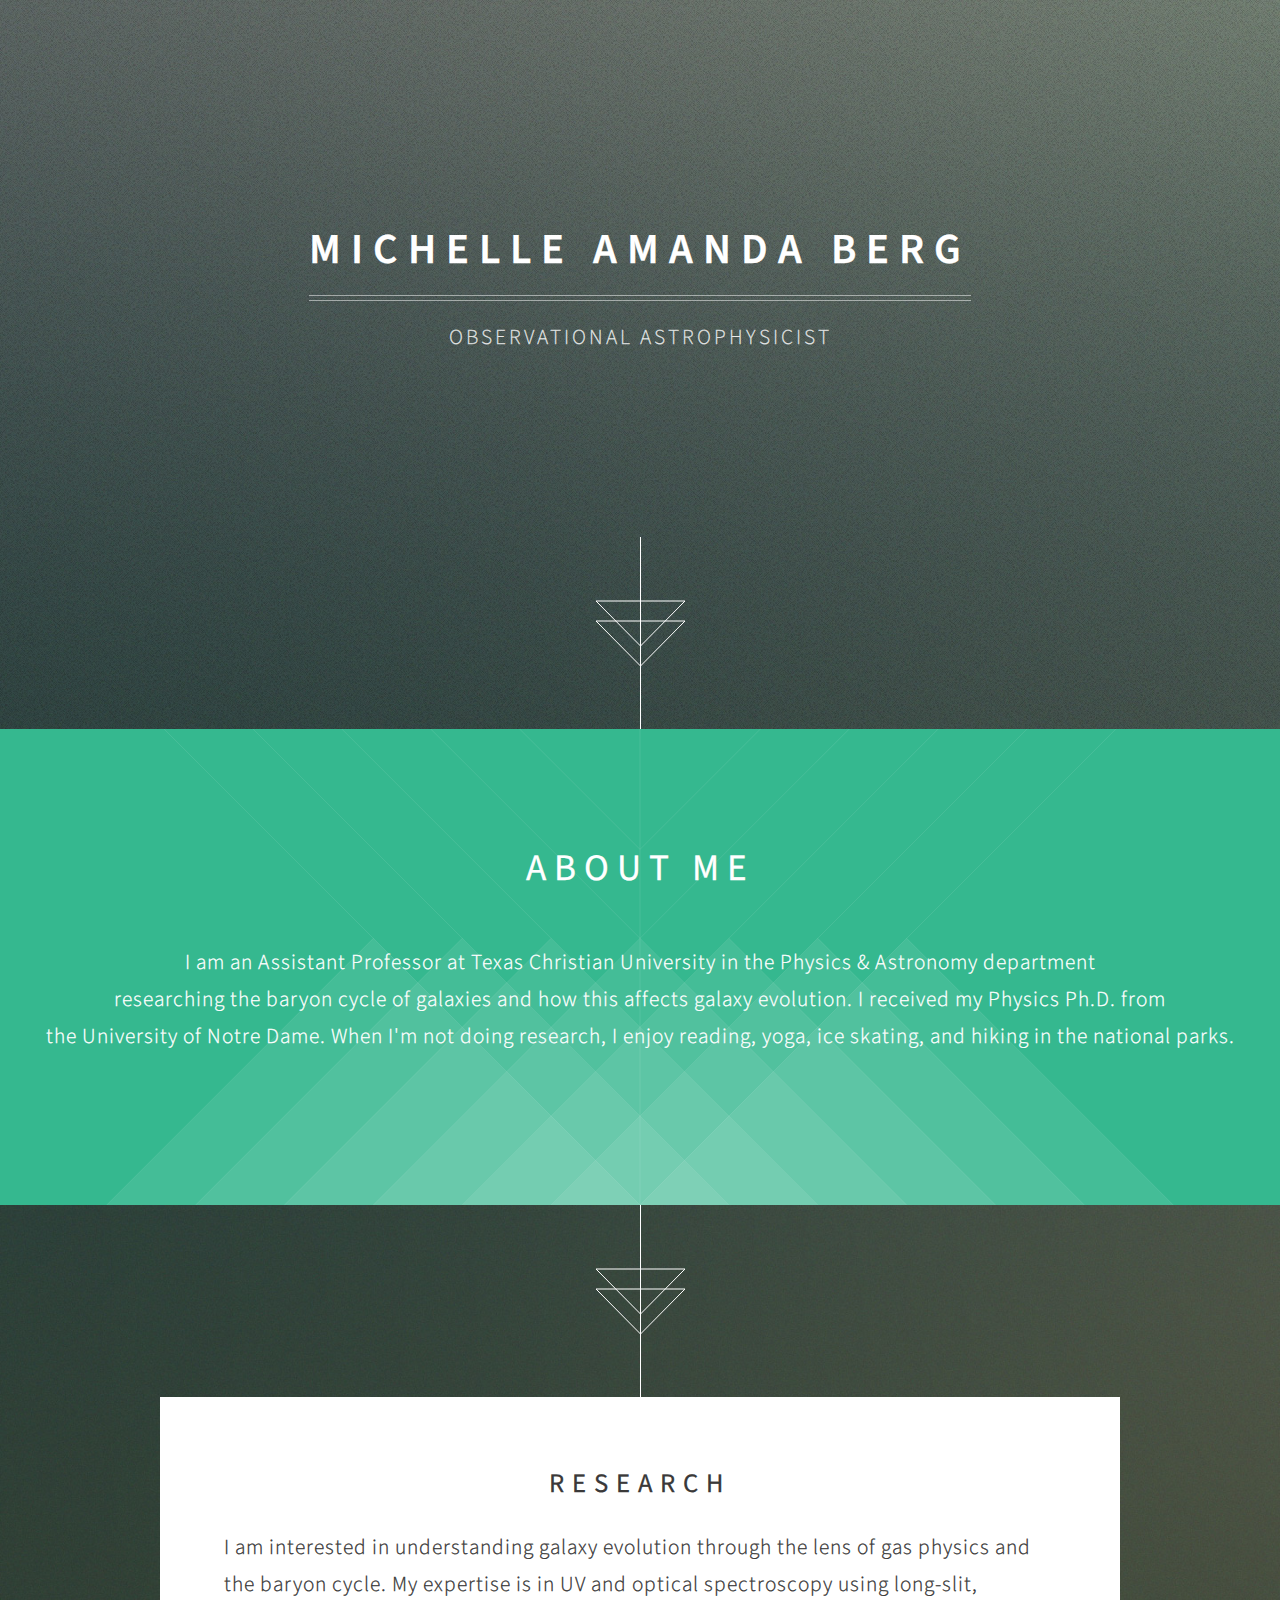
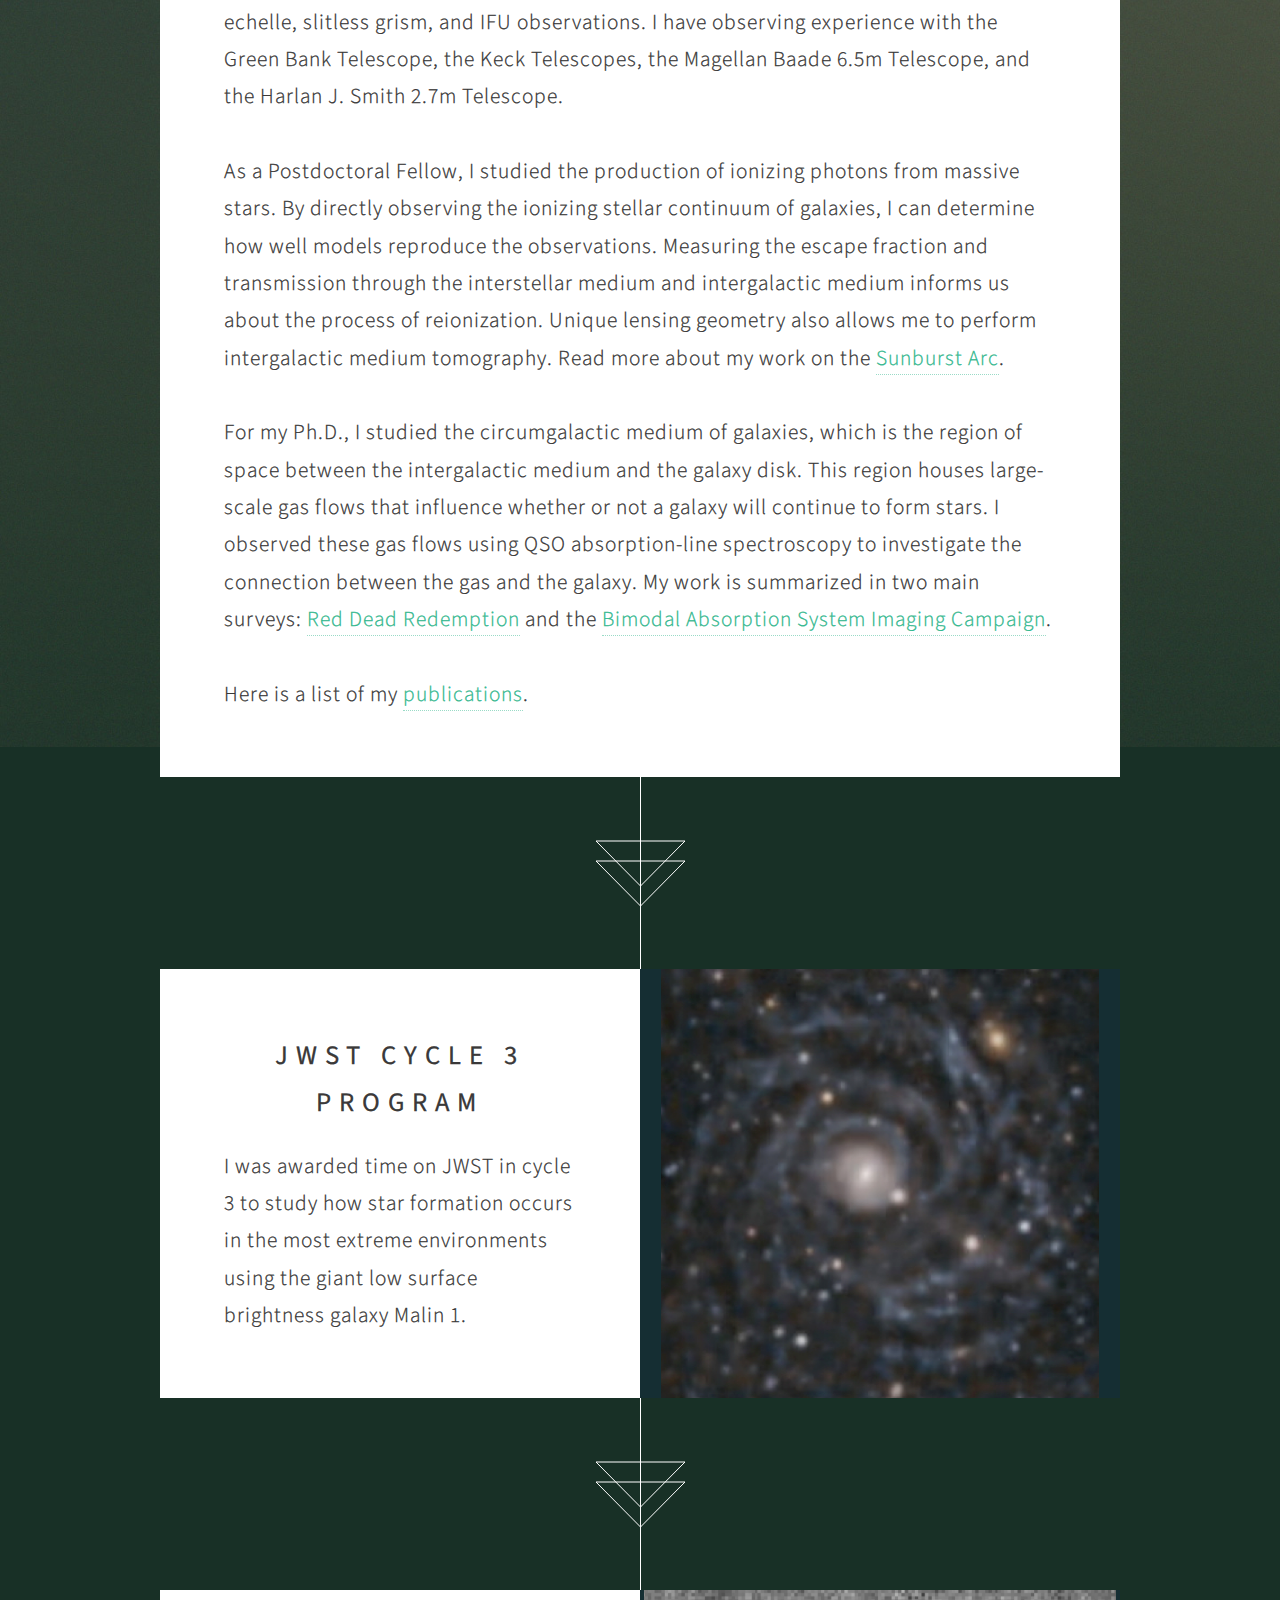
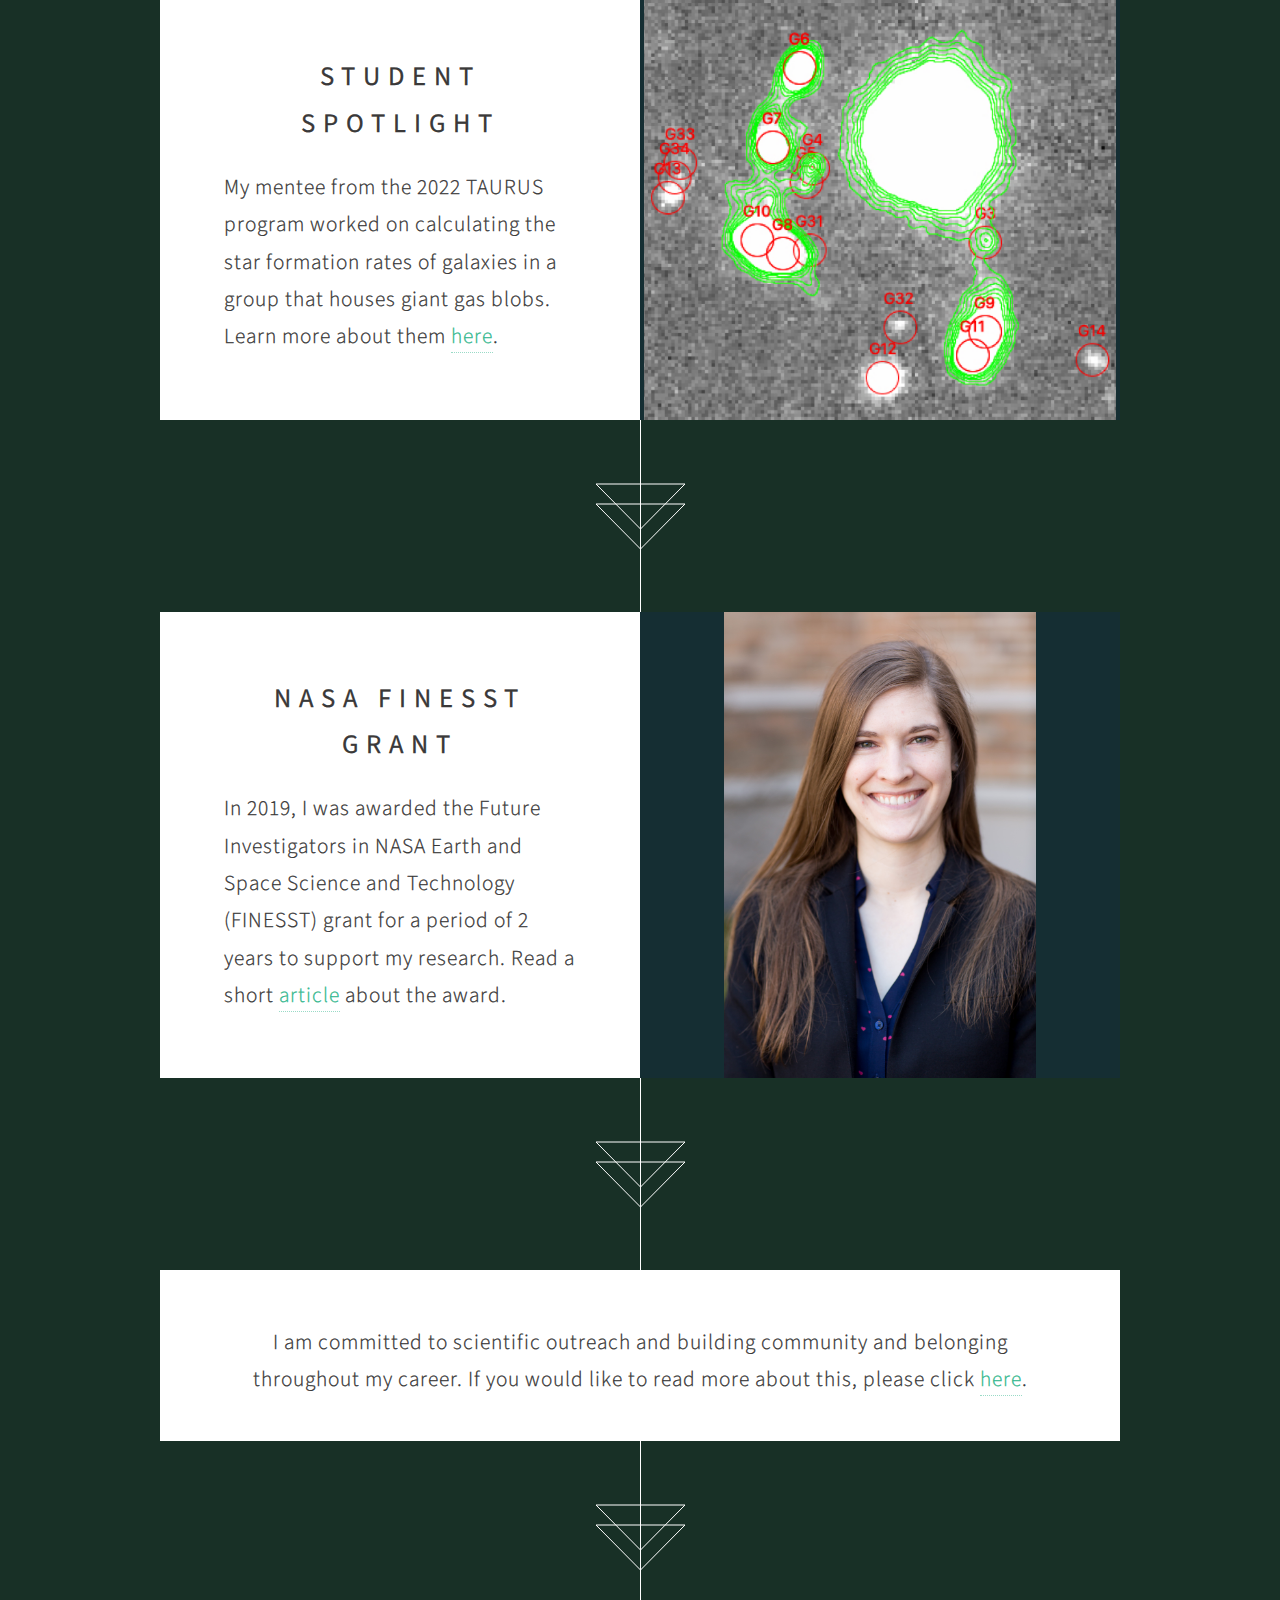
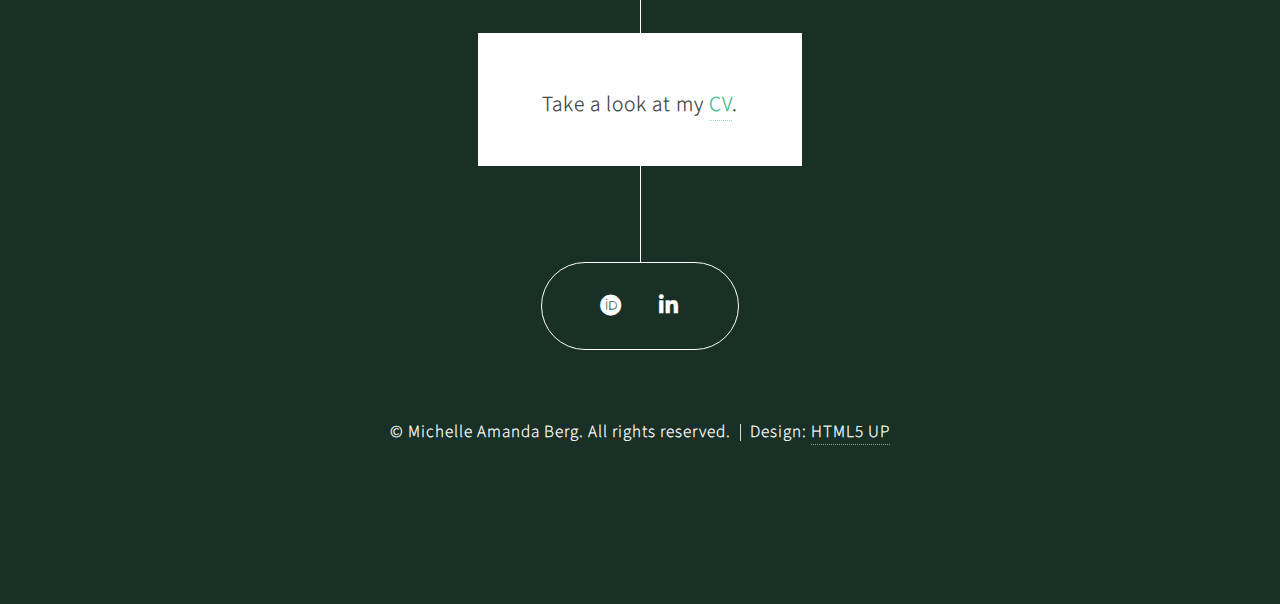
<file: index.html>
<!DOCTYPE HTML>
<!--
	Overflow by HTML5 UP
	html5up.net | @ajlkn
	Free for personal and commercial use under the CCA 3.0 license (html5up.net/license)
-->
<html>
	<head>
		<title>Michelle Berg</title>
		<meta charset="utf-8" />
		<meta name="viewport" content="width=device-width, initial-scale=1, user-scalable=no" />
		<link rel="stylesheet" href="assets/css/main.css" />
		<noscript><link rel="stylesheet" href="assets/css/noscript.css" /></noscript>
	</head>
	<body class="is-preload">

		<!-- Header -->
			<section id="header">
				<header>
					<h1>Michelle Amanda Berg</h1>
					<p>Observational Astrophysicist</p>
				</header>
				<footer>
					<!--<a href="#banner" class="button style2 scrolly-middle">Proceed as anticipated</a>-->
				</footer>
			</section>

		<!-- Banner -->
			<section id="banner">
				<header>
					<h2>About Me</h2>
				</header>
				<p>I am an Assistant Professor at Texas Christian University in the Physics & Astronomy department<br >
				   researching the baryon cycle of galaxies and how this affects galaxy evolution. I received my Physics Ph.D.
				   from<br > the University of Notre Dame. When I'm not doing research,
				   I enjoy reading, yoga, ice skating, and hiking in the national parks.<p>
				<!--<p>I am currently a Physics Ph.D. candidate at the University of Notre Dame where I study galaxy evolution.<br >
					When I'm not doing research, I enjoy reading, yoga, and hiking in the national parks.<p>-->
				<!--<p>A brand new site template designed by <a href="http://twitter.com/ajlkn">AJ</a> for <a href="http://html5up.net">HTML5 UP</a>.<br />
				It’s responsive, built on HTML5/CSS3, and entirely free<br />
				under the <a href="http://html5up.net/license">Creative Commons license</a>.</p>-->
				<footer>
					<!--<a href="#first" class="button style2 scrolly">Act on this message</a>-->
				</footer>
			</section>

		<!-- Feature 1 -->
			<article id="first" class="container box style1 right">
				<!--<a href="#" class="image fit"><img src="images/pic01.jpg" alt="" /></a>-->
				<!--<div class="inner">-->
					<header>
						<h2>Research</h2>
					</header>
					<p>I am interested in understanding galaxy evolution through the lens of gas physics and the baryon cycle. 
					   My expertise is in UV and optical spectroscopy using long-slit, echelle, slitless grism, and IFU observations.
					   I have observing experience with the Green Bank Telescope, the Keck Telescopes, the Magellan Baade 6.5m Telescope, and the Harlan J. Smith 2.7m Telescope.
					   <br >
					   <br >					
					   As a Postdoctoral Fellow, I studied the production of ionizing photons from massive stars.
					   By directly observing the ionizing stellar continuum of galaxies, I can determine how well models reproduce the observations.
					   Measuring the escape fraction and transmission through the interstellar medium and intergalactic medium informs us about the process of reionization. 
					   Unique lensing geometry also allows me to perform intergalactic medium tomography.
					   Read more about my work on the <a href="sunbursttab.html">Sunburst Arc</a>.
					   <br >
					   <br >
					   For my Ph.D., I studied the circumgalactic medium of galaxies, which is the region of space between the intergalactic medium and the galaxy disk. 
					   This region houses large-scale gas flows that influence whether or not a galaxy will continue to form stars. 
					   I observed these gas flows using QSO absorption-line spectroscopy to investigate the connection between the gas and the galaxy. 
					   My work is summarized in two main surveys: <a href="rdrtab.html">Red Dead Redemption</a> and the <a href="basictab.html">Bimodal Absorption System Imaging Campaign</a>.
					   <br >
					   <br >
					   Here is a list of my <a href="https://ui.adsabs.harvard.edu/user/libraries/koeqHAhdT8-67F8eT9mxNA">publications</a>.</p>
				<!--</div>-->
			</article>

		<!-- Feature 2 -->
			<article class="container box style1 left">
				<a class="image"><img src="figures/malin1.png" alt="" /></a>
				<div class="inner">
					<header>
						<h2>JWST Cycle 3 Program</h2>
					</header>
					<p> I was awarded time on JWST in cycle 3 to study how star formation occurs in the most extreme environments using the giant low surface brightness galaxy Malin 1.</p>
				</div>
			</article>

		<!-- Feature 3 -->
			<article class="container box style1 left">
				<a class="image"><img src="figures/pks0405-123.png" alt="" /></a>
				<div class="inner">
					<header>
						<h2>Student Spotlight</h2>
					</header>
					<p> My mentee from the 2022 TAURUS program worked on calculating the star formation rates of galaxies in a group that houses giant gas blobs.
						Learn more about them <a href="http://taurusastronomy.blogspot.com/2022/07/taurus-scholar-spotlight-ian-wolter.html">here</a>.  </p>
				</div>
			</article>

		<!-- Feature 4 -->
			<article class="container box style1 left">
				<a class="image"><img src="files/GCS_42018-1442.jpg" alt="" /></a>
				<div class="inner">
					<header>
						<h2>NASA FINESST Grant</h2>
					</header>
					<p> In 2019, I was awarded the Future Investigators in NASA Earth and Space Science and Technology (FINESST) grant for a period of 2 years to support my research.
						Read a short <a href="https://science.nd.edu/news/physics-doctoral-student-receives-nasa-grant-to-study-galaxy-evolution/">article</a> about the award.</p>
				</div>
			</article>

		<!-- Portfolio -->
			<article class="container box style2">
				<header>
					<h2></h2>
					<p>I am committed to scientific outreach and building community and belonging throughout my career.
					   If you would like to read more about this, please click <a href="deitab.html">here</a>.</p>
				</header>
			</article>

		<!-- Portfolio -->
			<article class="container box style2">
				<header>
					<h2></h2>
					<p> Take a look at my <a href="files/CV_long_website.pdf">CV</a>.</p>
				</header>
				<!--<div class="inner gallery">
					<div class="row gtr-0">
						<div class="col-3 col-12-mobile"><a href="images/fulls/01.jpg" class="image fit"><img src="images/thumbs/01.jpg" alt="" title="Ad infinitum" /></a></div>
						<div class="col-3 col-12-mobile"><a href="images/fulls/02.jpg" class="image fit"><img src="images/thumbs/02.jpg" alt="" title="Dressed in Clarity" /></a></div>
						<div class="col-3 col-12-mobile"><a href="images/fulls/03.jpg" class="image fit"><img src="images/thumbs/03.jpg" alt="" title="Raven" /></a></div>
						<div class="col-3 col-12-mobile"><a href="images/fulls/04.jpg" class="image fit"><img src="images/thumbs/04.jpg" alt="" title="I'll have a cup of Disneyland, please" /></a></div>
					</div>
					<div class="row gtr-0">
						<div class="col-3 col-12-mobile"><a href="images/fulls/05.jpg" class="image fit"><img src="images/thumbs/05.jpg" alt="" title="Cherish" /></a></div>
						<div class="col-3 col-12-mobile"><a href="images/fulls/06.jpg" class="image fit"><img src="images/thumbs/06.jpg" alt="" title="Different." /></a></div>
						<div class="col-3 col-12-mobile"><a href="images/fulls/07.jpg" class="image fit"><img src="images/thumbs/07.jpg" alt="" title="History was made here" /></a></div>
						<div class="col-3 col-12-mobile"><a href="images/fulls/08.jpg" class="image fit"><img src="images/thumbs/08.jpg" alt="" title="People come and go and walk away" /></a></div>
					</div>
				</div>-->
			</article>


		<!-- Contact -->
		<!--
			<article class="container box style3">
				<header>
					<h2>Nisl sed ultricies</h2>
					<p>Diam dignissim lectus eu ornare volutpat orci.</p>
				</header>
				<form method="post" action="#">
					<div class="row gtr-50">
						<div class="col-6 col-12-mobile"><input type="text" class="text" name="name" placeholder="Name" /></div>
						<div class="col-6 col-12-mobile"><input type="text" class="text" name="email" placeholder="Email" /></div>
						<div class="col-12">
							<textarea name="message" placeholder="Message"></textarea>
						</div>
						<div class="col-12">
							<ul class="actions">
								<li><input type="submit" value="Send Message" /></li>
							</ul>
						</div>
					</div>
				</form>
			</article>
		-->

		<!-- Generic -->
		<!--
			<article class="container box style3">
				<header>
					<h2>Generic Box</h2>
					<p>Just a generic box. Nothing to see here.</p>
				</header>
				<section>
					<header>
						<h3>Paragraph</h3>
						<p>This is a subtitle</p>
					</header>
					<p>Phasellus nisl nisl, varius id <sup>porttitor sed pellentesque</sup> ac orci. Pellentesque
					habitant <strong>strong</strong> tristique <b>bold</b> et netus <i>italic</i> malesuada <em>emphasized</em> ac turpis egestas. Morbi
					leo suscipit ut. Praesent <sub>id turpis vitae</sub> turpis pretium ultricies. Vestibulum sit
					amet risus elit.</p>
				</section>
				<section>
					<header>
						<h3>Blockquote</h3>
					</header>
					<blockquote>Fringilla nisl. Donec accumsan interdum nisi, quis tincidunt felis sagittis eget.
					tempus euismod. Vestibulum ante ipsum primis in faucibus.</blockquote>
				</section>
				<section>
					<header>
						<h3>Divider</h3>
					</header>
					<p>Donec consectetur <a href="#">vestibulum dolor et pulvinar</a>. Etiam vel felis enim, at viverra
					ligula. Ut porttitor sagittis lorem, quis eleifend nisi ornare vel. Praesent nec orci
					facilisis leo magna. Cras sit amet urna eros, id egestas urna. Quisque aliquam
					tempus euismod. Vestibulum ante ipsum primis in faucibus orci luctus et ultrices
					posuere cubilia.</p>
					<hr />
					<p>Donec consectetur vestibulum dolor et pulvinar. Etiam vel felis enim, at viverra
					ligula. Ut porttitor sagittis lorem, quis eleifend nisi ornare vel. Praesent nec orci
					facilisis leo magna. Cras sit amet urna eros, id egestas urna. Quisque aliquam
					tempus euismod. Vestibulum ante ipsum primis in faucibus orci luctus et ultrices
					posuere cubilia.</p>
				</section>
				<section>
					<header>
						<h3>Unordered List</h3>
					</header>
					<ul>
						<li>Donec consectetur vestibulum dolor et pulvinar. Etiam vel felis enim, at viverra ligula. Ut porttitor sagittis lorem, quis eleifend nisi ornare vel.</li>
						<li>Donec consectetur vestibulum dolor et pulvinar. Etiam vel felis enim, at viverra ligula. Ut porttitor sagittis lorem, quis eleifend nisi ornare vel.</li>
						<li>Donec consectetur vestibulum dolor et pulvinar. Etiam vel felis enim, at viverra ligula. Ut porttitor sagittis lorem, quis eleifend nisi ornare vel.</li>
						<li>Donec consectetur vestibulum dolor et pulvinar. Etiam vel felis enim, at viverra ligula. Ut porttitor sagittis lorem, quis eleifend nisi ornare vel.</li>
					</ul>
				</section>
				<section>
					<header>
						<h3>Ordered List</h3>
					</header>
					<ol>
						<li>Donec consectetur vestibulum dolor et pulvinar. Etiam vel felis enim, at viverra ligula. Ut porttitor sagittis lorem, quis eleifend nisi ornare vel.</li>
						<li>Donec consectetur vestibulum dolor et pulvinar. Etiam vel felis enim, at viverra ligula. Ut porttitor sagittis lorem, quis eleifend nisi ornare vel.</li>
						<li>Donec consectetur vestibulum dolor et pulvinar. Etiam vel felis enim, at viverra ligula. Ut porttitor sagittis lorem, quis eleifend nisi ornare vel.</li>
						<li>Donec consectetur vestibulum dolor et pulvinar. Etiam vel felis enim, at viverra ligula. Ut porttitor sagittis lorem, quis eleifend nisi ornare vel.</li>
					</ol>
				</section>
				<section>
					<header>
						<h3>Table</h3>
					</header>
					<div class="table-wrapper">
						<table>
							<thead>
								<tr>
									<th>ID</th>
									<th>Name</th>
									<th>Description</th>
									<th>Price</th>
								</tr>
							</thead>
							<tbody>
								<tr>
									<td>45815</td>
									<td>Something</td>
									<td>Ut porttitor sagittis lorem quis nisi ornare.</td>
									<td>29.99</td>
								</tr>
								<tr>
									<td>24524</td>
									<td>Nothing</td>
									<td>Ut porttitor sagittis lorem quis nisi ornare.</td>
									<td>19.99</td>
								</tr>
								<tr>
									<td>45815</td>
									<td>Something</td>
									<td>Ut porttitor sagittis lorem quis nisi ornare.</td>
									<td>29.99</td>
								</tr>
								<tr>
									<td>24524</td>
									<td>Nothing</td>
									<td>Ut porttitor sagittis lorem quis nisi ornare.</td>
									<td>19.99</td>
								</tr>
							</tbody>
							<tfoot>
								<tr>
									<td colspan="3"></td>
									<td>100.00</td>
								</tr>
							</tfoot>
						</table>
					</div>
				</section>
				<section>
					<header>
						<h3>Form</h3>
					</header>
					<form method="post" action="#">
						<div class="row">
							<div class="col-6 col-12-mobile">
								<input class="text" type="text" name="name" id="name" value="" placeholder="John Doe" />
							</div>
							<div class="col-6 col-12-mobile">
								<input class="text" type="text" name="email" id="email" value="" placeholder="johndoe@domain.tld" />
							</div>
							<div class="col-12">
								<select name="department" id="department">
									<option value="">Choose a department</option>
									<option value="1">Manufacturing</option>
									<option value="2">Administration</option>
									<option value="3">Support</option>
								</select>
							</div>
							<div class="col-12">
								<input class="text" type="text" name="subject" id="subject" value="" placeholder="Enter your subject" />
							</div>
							<div class="col-12">
								<textarea name="message" id="message" placeholder="Enter your message"></textarea>
							</div>
							<div class="col-12">
								<ul class="actions">
									<li><input type="submit" value="Submit" /></li>
									<li><input type="reset" class="style3" value="Clear Form" /></li>
								</ul>
							</div>
						</div>
					</form>
				</section>
			</article>
		-->

		<section id="footer">
			<ul class="icons">
				<!--<li><a href="#" class="icon brands fa-twitter"><span class="label">Twitter</span></a></li>
				<li><a href="#" class="icon brands fa-facebook-f"><span class="label">Facebook</span></a></li>
				<li><a href="#" class="icon brands fa-google-plus-g"><span class="label">Google+</span></a></li>
				<li><a href="#" class="icon brands fa-pinterest"><span class="label">Pinterest</span></a></li>
				<li><a href="#" class="icon brands fa-dribbble"><span class="label">Dribbble</span></a></li>-->
				<li><a href="https://orcid.org/0000-0002-8518-6638" class="icon brands fa-orcid"><span class="label">Orcid</span></a></li>
				<li><a href="https://www.linkedin.com/in/michelleberg3" class="icon brands fa-linkedin-in"><span class="label">LinkedIn</span></a></li>
                <!-- testing -->
			</ul>
			<div class="copyright">
				<ul class="menu">
					<li>&copy; Michelle Amanda Berg. All rights reserved.</li><li>Design: <a href="http://html5up.net">HTML5 UP</a></li>
				</ul>
			</div>
		</section>

		<!-- Scripts -->
			<script src="assets/js/jquery.min.js"></script>
			<script src="assets/js/jquery.scrolly.min.js"></script>
			<script src="assets/js/jquery.poptrox.min.js"></script>
			<script src="assets/js/browser.min.js"></script>
			<script src="assets/js/breakpoints.min.js"></script>
			<script src="assets/js/util.js"></script>
			<script src="assets/js/main.js"></script>

	</body>
</html>
</file>
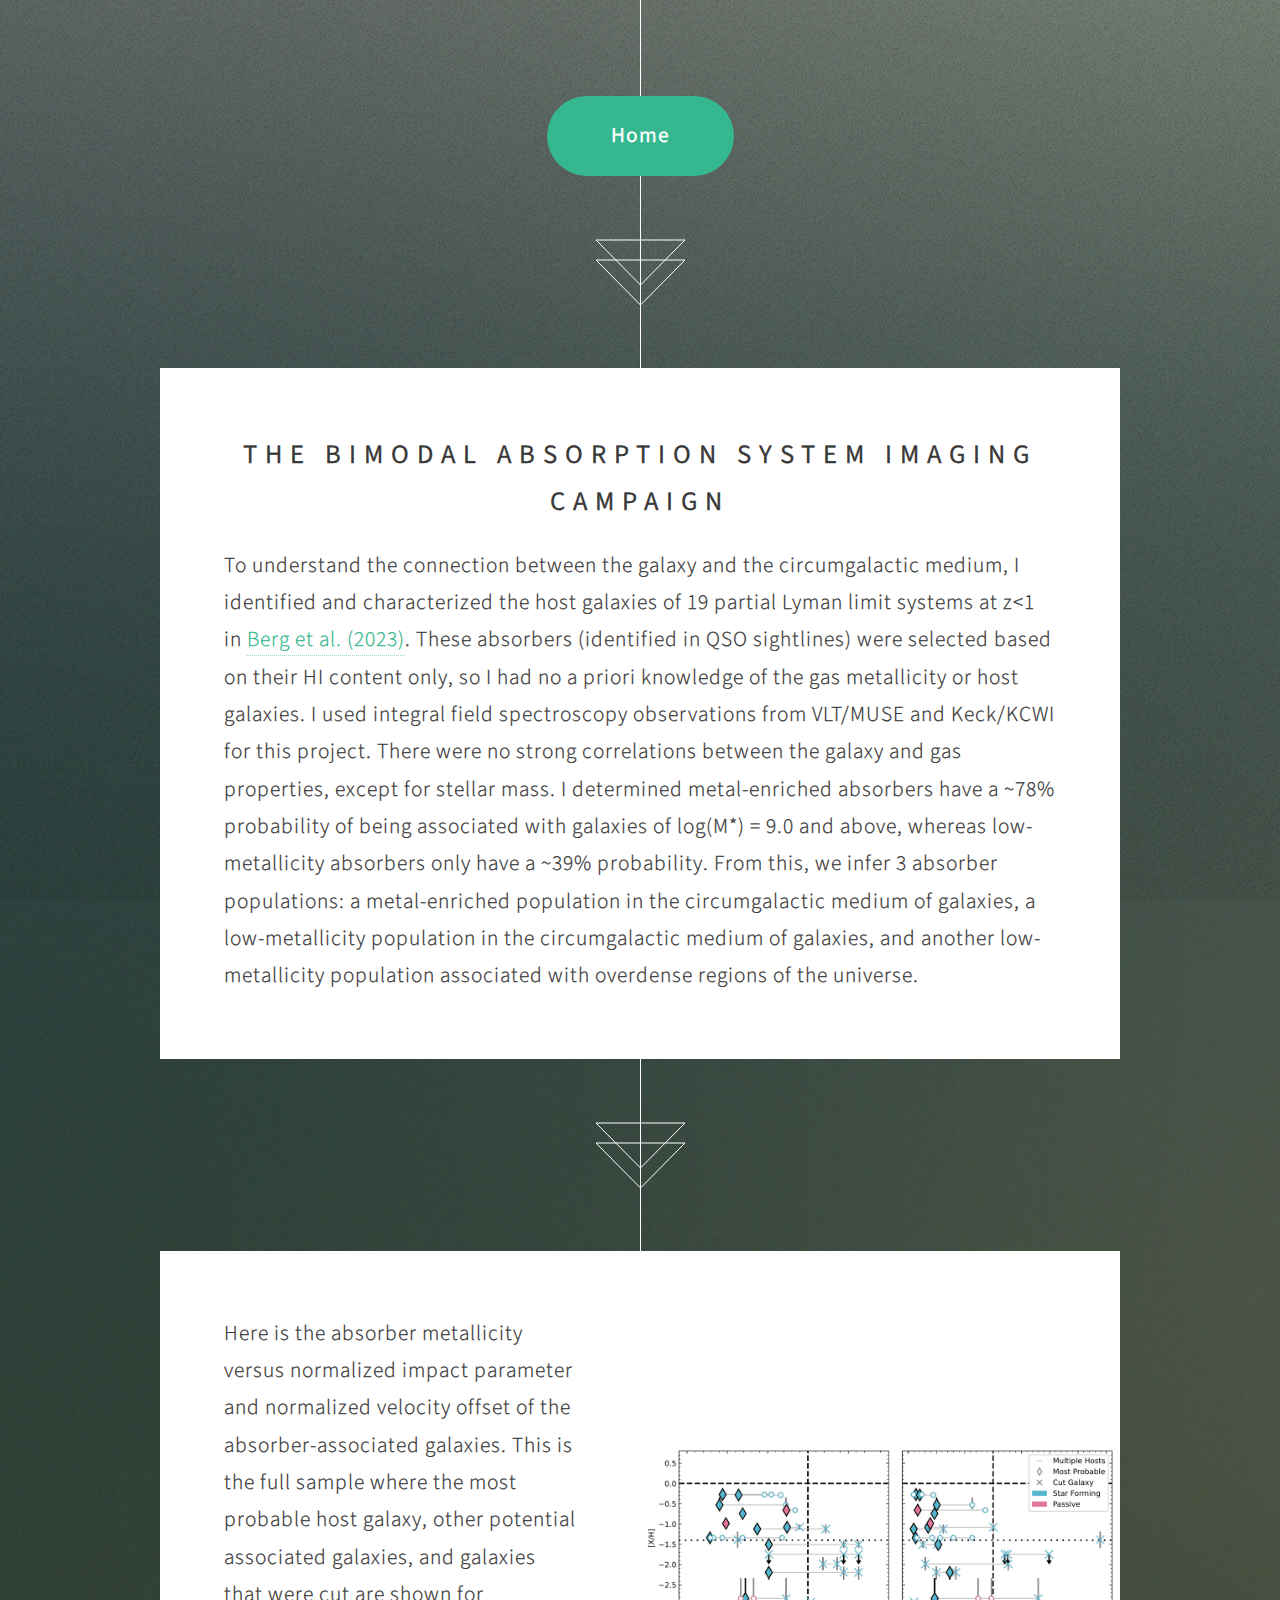
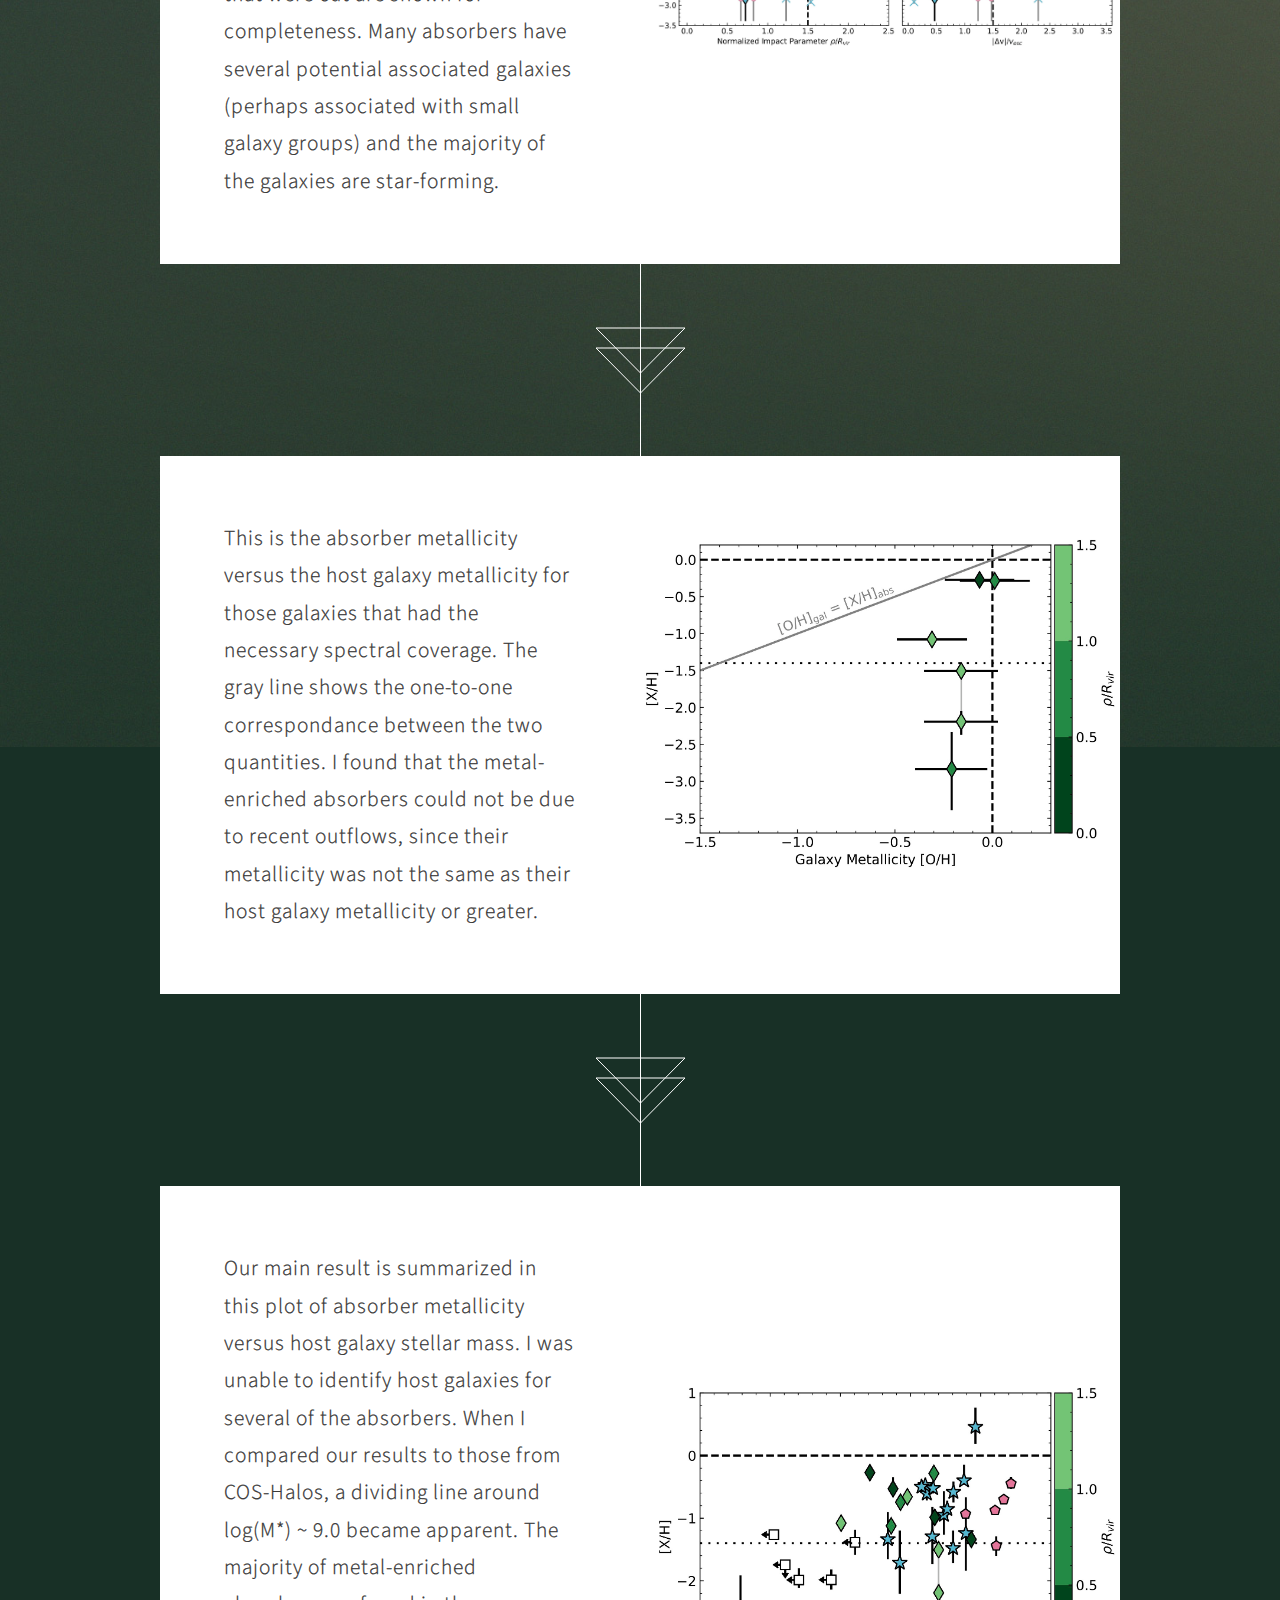
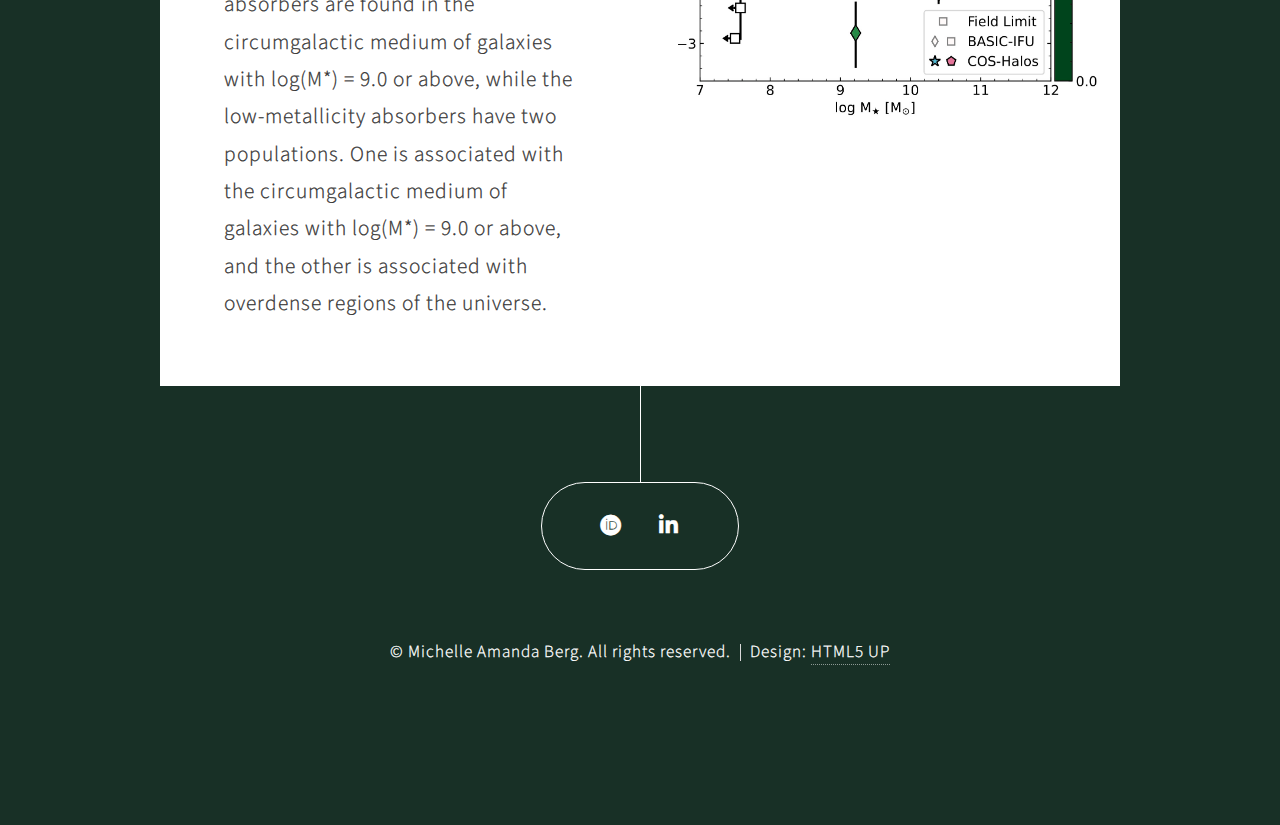
<file: basictab.html>
<!DOCTYPE HTML>
<!--
	Overflow by HTML5 UP
	html5up.net | @ajlkn
	Free for personal and commercial use under the CCA 3.0 license (html5up.net/license)
-->
<html>
	<head>
		<title>Michelle Berg</title>
		<meta charset="utf-8" />
		<meta name="viewport" content="width=device-width, initial-scale=1, user-scalable=no" />
		<link rel="stylesheet" href="assets/css/main.css" />
		<noscript><link rel="stylesheet" href="assets/css/noscript.css" /></noscript>
	</head>
	<body class="is-preload">

		<section id="footer">
			<a href="index.html" class="button hover scrolly-middle">Home</a>
		    <!--<a href="index.html"> <input type="submit" value="Home" /> </a>-->
		</section>

		<!-- Feature 1 -->
			<article id="first" class="container box style1 right">
				<!--<a href="#" class="image fit"><img src="images/pic01.jpg" alt="" /></a>-->
				<!--<div class="inner">-->					
					<header>
						<h2>The Bimodal Absorption System Imaging Campaign</h2>
					</header>
					<p> To understand the connection between the galaxy and the circumgalactic medium, I identified and characterized the host galaxies of 19 partial Lyman limit systems at z<1 in <a href="https://iopscience.iop.org/article/10.3847/1538-4357/acb047">Berg et al. (2023)</a>.
					    These absorbers (identified in QSO sightlines) were selected based on their HI content only, so I had no a priori knowledge of the gas metallicity or host galaxies.
					    I used integral field spectroscopy observations from VLT/MUSE and Keck/KCWI for this project. 
					    There were no strong correlations between the galaxy and gas properties, except for stellar mass. 
					    I determined metal-enriched absorbers have a ~78% probability of being associated with galaxies of log(M*) = 9.0 and above, whereas low-metallicity absorbers only have a ~39% probability.
					    From this, we infer 3 absorber populations: a metal-enriched population in the circumgalactic medium of galaxies, a low-metallicity population in the circumgalactic medium of galaxies, and another low-metallicity population associated with overdense regions of the universe. 
					</p>
				<!--</div>-->
			</article>

		<!-- Feature 2 -->
			<article class="container box style1 left white">
				<a class="image"><img src="figures/basic-fig-met-rho-dv-normalized-morphology-all-vmp.jpg" alt="" style="width:100%;height:auto;margin: 9em 0 0 0" /></a>
				<div class="inner">
					<p> Here is the absorber metallicity versus normalized impact parameter and normalized velocity offset of the absorber-associated galaxies. 
					    This is the full sample where the most probable host galaxy, other potential associated galaxies, and galaxies that were cut are shown for completeness. 
					    Many absorbers have several potential associated galaxies (perhaps associated with small galaxy groups) and the majority of the galaxies are star-forming.
					</p>
				</div>
			</article>

		<!-- Feature 3 -->
			<article class="container box style1 left white">
				<a class="image"><img src="figures/basic-fig-met-galmet-vmp.jpg" alt="" style="width:100%;height:auto;margin: 2.5em 0 0 0" /></a>
				<div class="inner">
					<p> This is the absorber metallicity versus the host galaxy metallicity for those galaxies that had the necessary spectral coverage.
					    The gray line shows the one-to-one correspondance between the two quantities.
					    I found that the metal-enriched absorbers could not be due to recent outflows, since their metallicity was not the same as their host galaxy metallicity or greater. 
					</p>
				</div>
			</article>

		<!-- Feature 4 -->
			<article class="container box style1 left white">
				<a class="image"><img src="figures/basic-fig-met-stmass-ch-vmp.jpg" alt="" style="width:100%;height:auto;margin: 8em 0 0 0" /></a>
				<div class="inner">
					<p> Our main result is summarized in this plot of absorber metallicity versus host galaxy stellar mass. 
					    I was unable to identify host galaxies for several of the absorbers. 
					    When I compared our results to those from COS-Halos, a dividing line around log(M*) ~ 9.0 became apparent. 
					    The majority of metal-enriched absorbers are found in the circumgalactic medium of galaxies with log(M*) = 9.0 or above, while the low-metallicity absorbers have two populations.
					    One is associated with the circumgalactic medium of galaxies with log(M*) = 9.0 or above, and the other is associated with overdense regions of the universe.
					</p>
				</div>
			</article>

		<section id="footer">
			<ul class="icons">
				<!--<li><a href="#" class="icon brands fa-twitter"><span class="label">Twitter</span></a></li>
				<li><a href="#" class="icon brands fa-facebook-f"><span class="label">Facebook</span></a></li>
				<li><a href="#" class="icon brands fa-google-plus-g"><span class="label">Google+</span></a></li>
				<li><a href="#" class="icon brands fa-pinterest"><span class="label">Pinterest</span></a></li>
				<li><a href="#" class="icon brands fa-dribbble"><span class="label">Dribbble</span></a></li>-->
				<li><a href="https://orcid.org/0000-0002-8518-6638" class="icon brands fa-orcid"><span class="label">Orcid</span></a></li>
				<li><a href="https://www.linkedin.com/in/michelleberg3" class="icon brands fa-linkedin-in"><span class="label">LinkedIn</span></a></li>
			</ul>
			<div class="copyright">
				<ul class="menu">
					<li>&copy; Michelle Amanda Berg. All rights reserved.</li><li>Design: <a href="http://html5up.net">HTML5 UP</a></li>
				</ul>
			</div>
		</section>

		<!-- Scripts -->
			<script src="assets/js/jquery.min.js"></script>
			<script src="assets/js/jquery.scrolly.min.js"></script>
			<script src="assets/js/jquery.poptrox.min.js"></script>
			<script src="assets/js/browser.min.js"></script>
			<script src="assets/js/breakpoints.min.js"></script>
			<script src="assets/js/util.js"></script>
			<script src="assets/js/main.js"></script>

	</body>
</html>
</file>
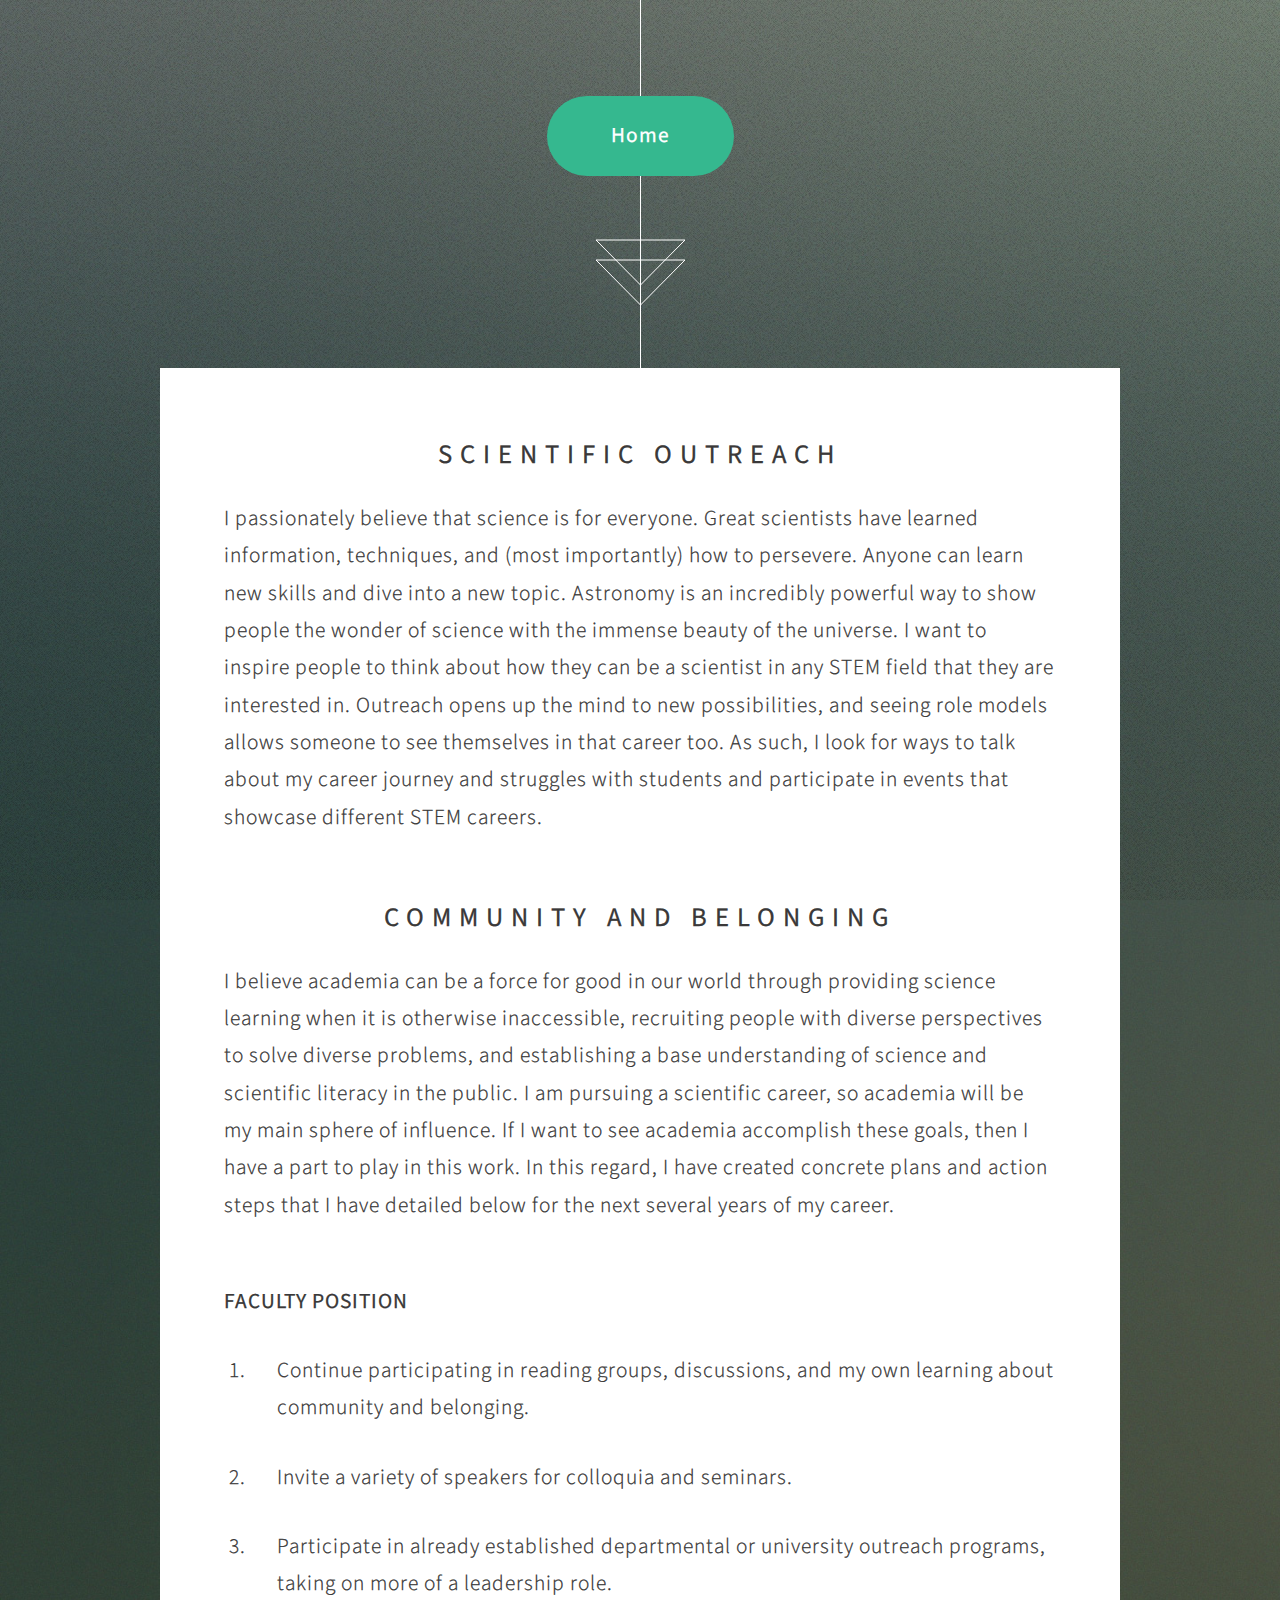
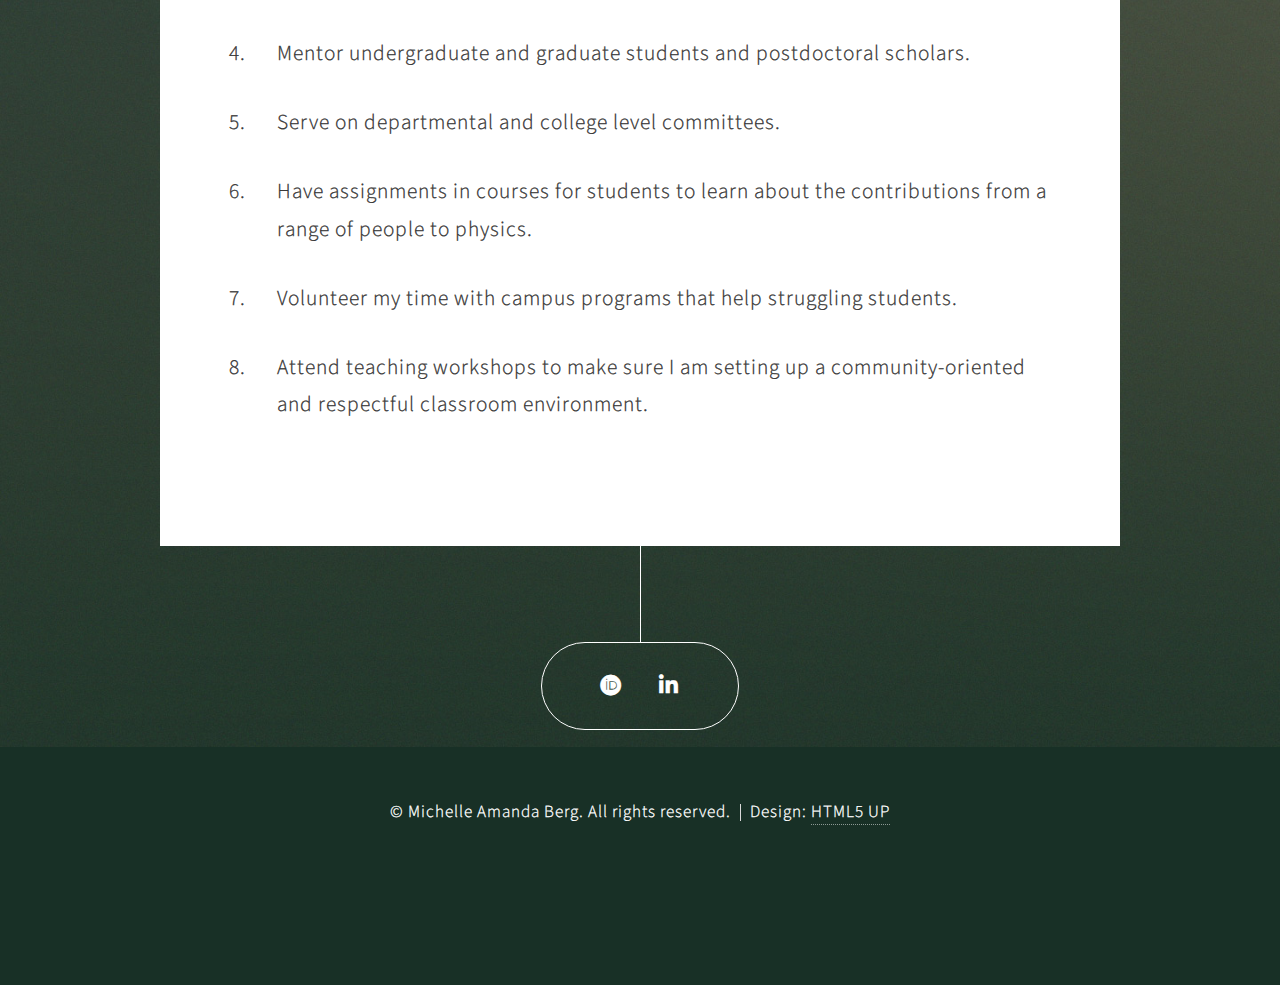
<file: deitab.html>
<!DOCTYPE HTML>
<!--
	Overflow by HTML5 UP
	html5up.net | @ajlkn
	Free for personal and commercial use under the CCA 3.0 license (html5up.net/license)
-->
<html>
	<head>
		<title>Michelle Berg</title>
		<meta charset="utf-8" />
		<meta name="viewport" content="width=device-width, initial-scale=1, user-scalable=no" />
		<link rel="stylesheet" href="assets/css/main.css" />
		<noscript><link rel="stylesheet" href="assets/css/noscript.css" /></noscript>
	</head>
	<body class="is-preload">

		<section id="footer">
			<a href="index.html" class="button hover scrolly-middle">Home</a>
		    <!--<a href="index.html"> <input type="submit" value="Home" /> </a>-->
		</section>

		<!-- Feature 1 -->
			<article id="first" class="container box style1 right">
				<!--<a href="#" class="image fit"><img src="images/pic01.jpg" alt="" /></a>-->
				<!--<div class="inner">-->					
					<header>
						<h2>Scientific Outreach</h2>
					</header>
					<p>I passionately believe that science is for everyone. Great scientists have learned information, techniques, and (most importantly) how to persevere.
					   Anyone can learn new skills and dive into a new topic. Astronomy is an incredibly powerful way to show people the wonder of science with the immense beauty of the universe.
					   I want to inspire people to think about how they can be a scientist in any STEM field that they are interested in. 
					   Outreach opens up the mind to new possibilities, and seeing role models allows someone to see themselves in that career too. 
					   As such, I look for ways to talk about my career journey and struggles with students and participate in events that showcase different STEM careers.
					<br >
					<br >
					<header>
						<h2>Community and Belonging</h2>
					</header>
					<p>I believe academia can be a force for good in our world through providing science learning when it is otherwise inaccessible,
					   recruiting people with diverse perspectives to solve diverse problems, and establishing a base understanding of 
					   science and scientific literacy in the public. I am pursuing a scientific career, so academia will be my main sphere of 
					   influence. If I want to see academia accomplish these goals, then I have a part to play in this work. 
					   In this regard, I have created concrete plans and action steps that I have detailed below for the next several years of my career.
					<br >
					<br ></ol>						
					   <h1>Faculty Position</h1>
					   <ol>
					   <li>Continue participating in reading groups, discussions, and my own learning about community and belonging.</li>
					   <li>Invite a variety of speakers for colloquia and seminars.</li>
					   <li>Participate in already established departmental or university outreach programs, taking on more of a leadership role.</li>
					   <li>Mentor undergraduate and graduate students and postdoctoral scholars.</li>
					   <li>Serve on departmental and college level committees.</li>
					   <li>Have assignments in courses for students to learn about the contributions from a range of people to physics.</li>
					   <li>Volunteer my time with campus programs that help struggling students.</li>
					   <li>Attend teaching workshops to make sure I am setting up a community-oriented and respectful classroom environment.</li>
					<br ></ol>					   
					</p>
				<!--</div>-->
			</article>


		<section id="footer">
			<ul class="icons">
				<!--<li><a href="#" class="icon brands fa-twitter"><span class="label">Twitter</span></a></li>
				<li><a href="#" class="icon brands fa-facebook-f"><span class="label">Facebook</span></a></li>
				<li><a href="#" class="icon brands fa-google-plus-g"><span class="label">Google+</span></a></li>
				<li><a href="#" class="icon brands fa-pinterest"><span class="label">Pinterest</span></a></li>
				<li><a href="#" class="icon brands fa-dribbble"><span class="label">Dribbble</span></a></li>-->
				<li><a href="https://orcid.org/0000-0002-8518-6638" class="icon brands fa-orcid"><span class="label">Orcid</span></a></li>
				<li><a href="https://www.linkedin.com/in/michelleberg3" class="icon brands fa-linkedin-in"><span class="label">LinkedIn</span></a></li>
			</ul>
			<div class="copyright">
				<ul class="menu">
					<li>&copy; Michelle Amanda Berg. All rights reserved.</li><li>Design: <a href="http://html5up.net">HTML5 UP</a></li>
				</ul>
			</div>
		</section>

		<!-- Scripts -->
			<script src="assets/js/jquery.min.js"></script>
			<script src="assets/js/jquery.scrolly.min.js"></script>
			<script src="assets/js/jquery.poptrox.min.js"></script>
			<script src="assets/js/browser.min.js"></script>
			<script src="assets/js/breakpoints.min.js"></script>
			<script src="assets/js/util.js"></script>
			<script src="assets/js/main.js"></script>

	</body>
</html>
</file>
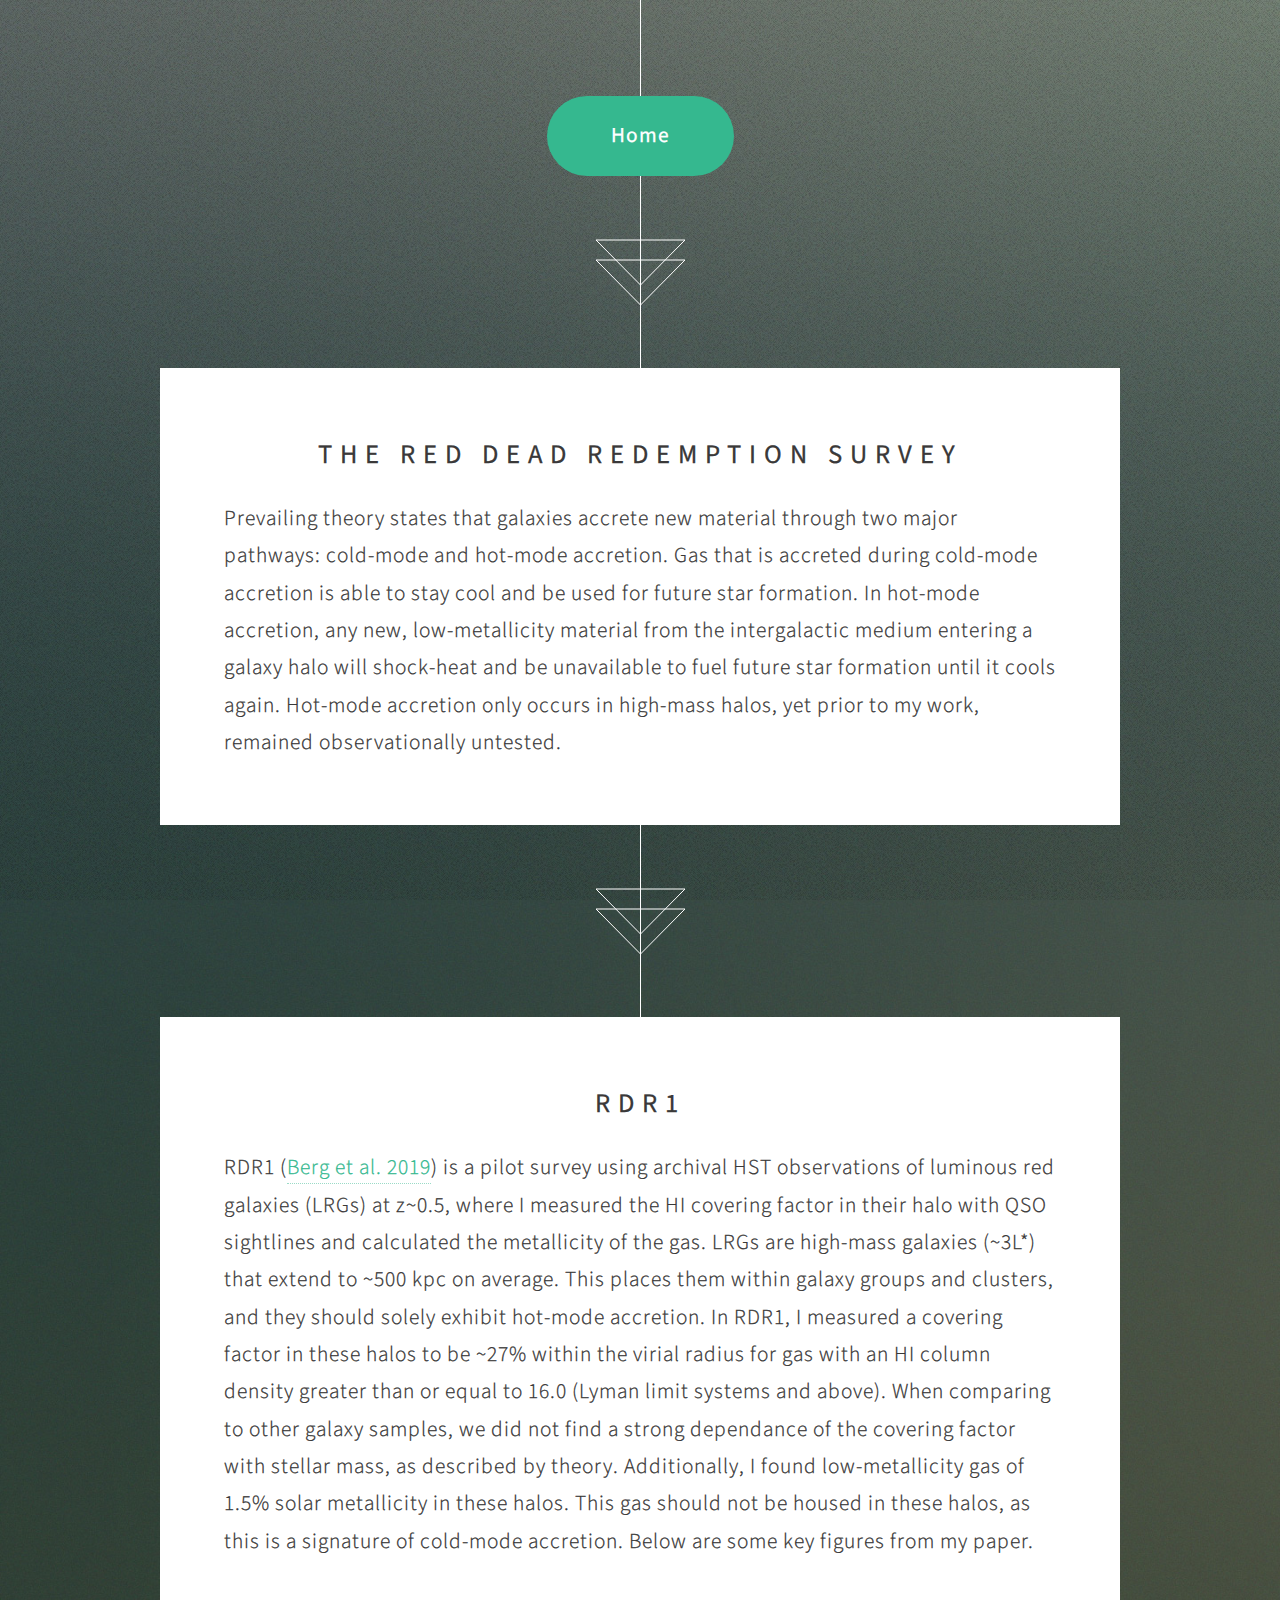
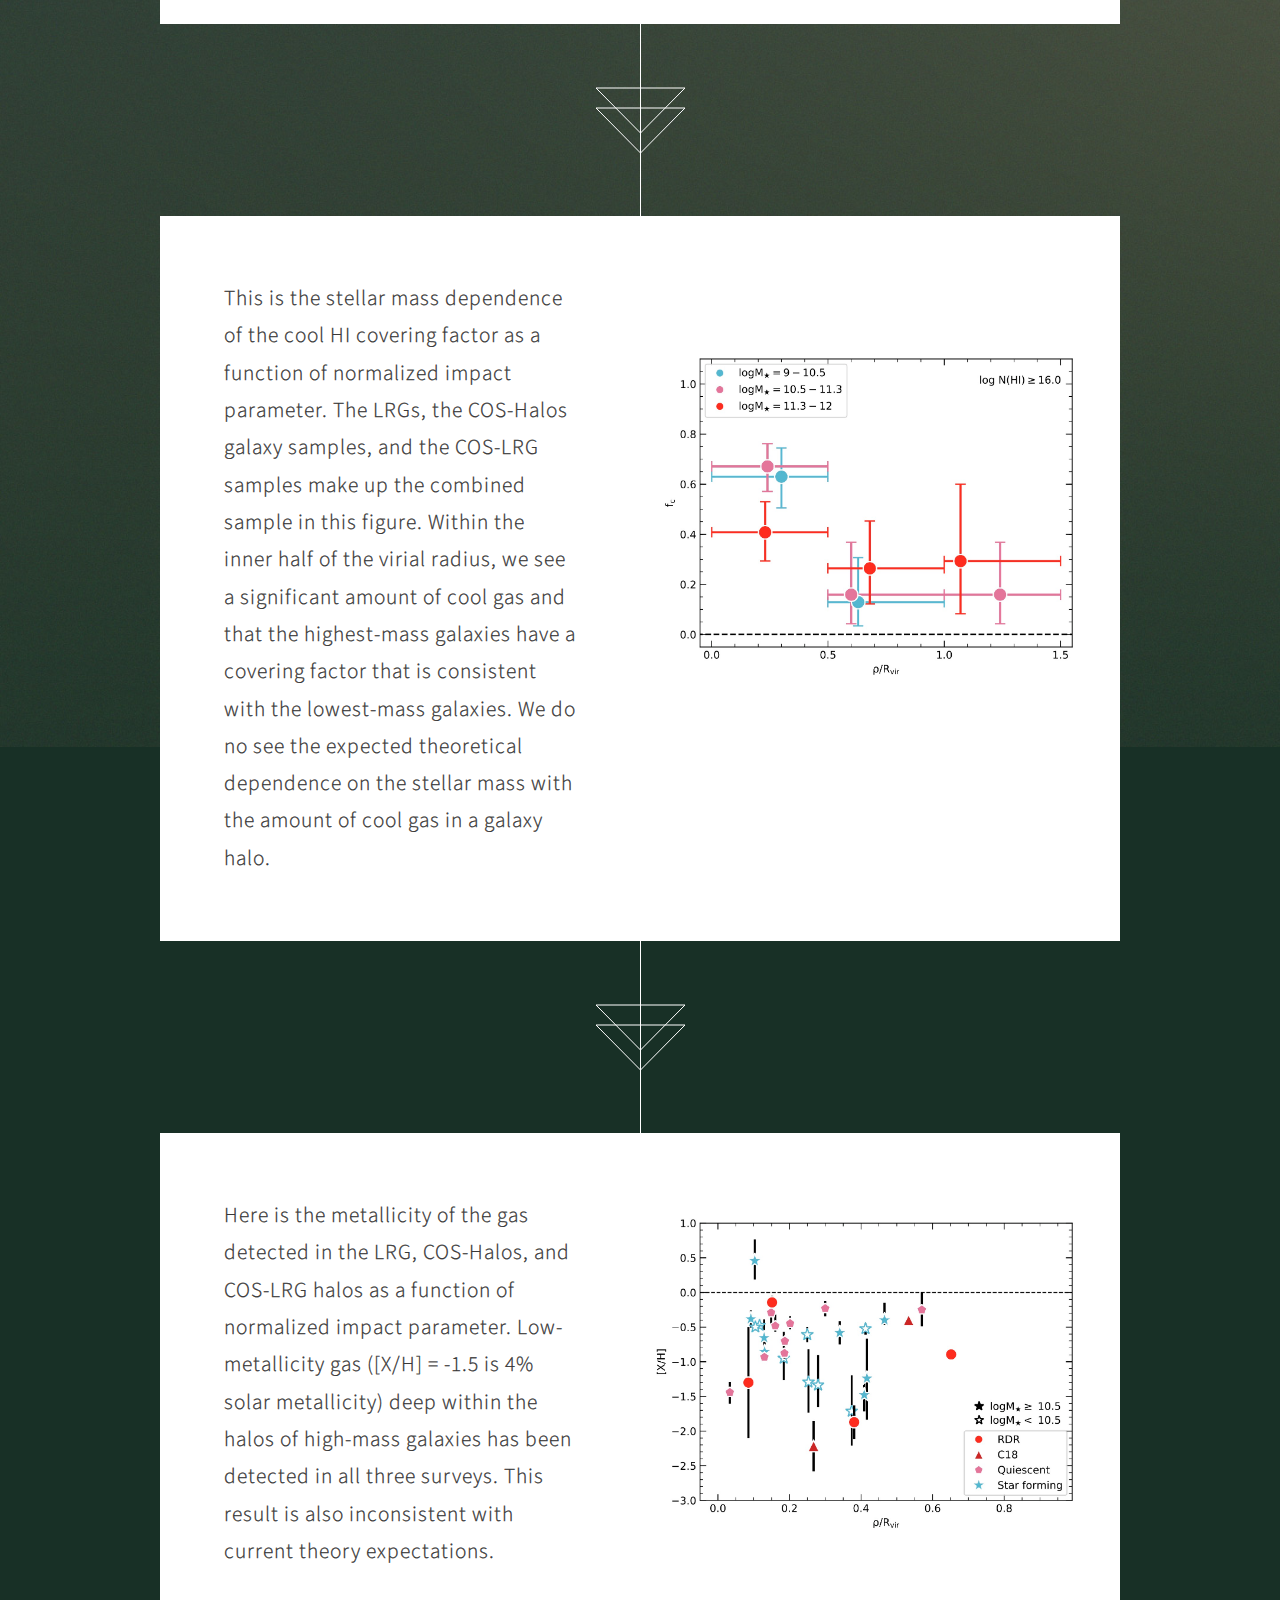
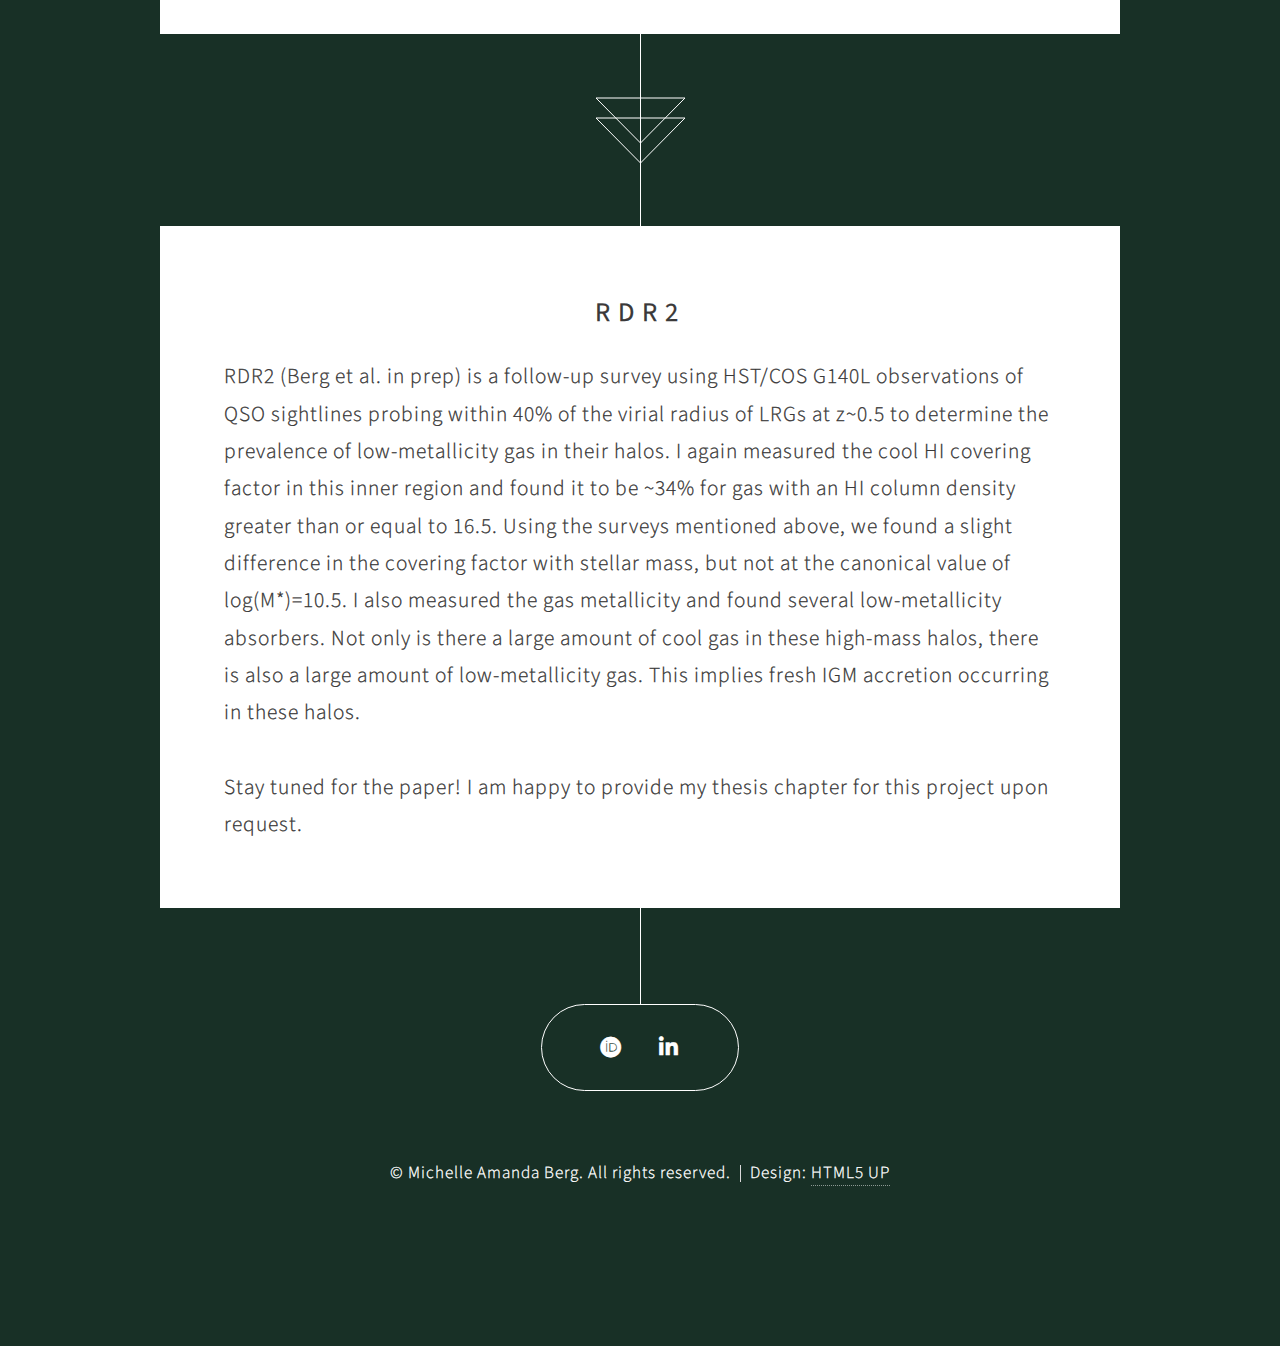
<file: rdrtab.html>
<!DOCTYPE HTML>
<!--
	Overflow by HTML5 UP
	html5up.net | @ajlkn
	Free for personal and commercial use under the CCA 3.0 license (html5up.net/license)
-->
<html>
	<head>
		<title>Michelle Berg</title>
		<meta charset="utf-8" />
		<meta name="viewport" content="width=device-width, initial-scale=1, user-scalable=no" />
		<link rel="stylesheet" href="assets/css/main.css" />
		<noscript><link rel="stylesheet" href="assets/css/noscript.css" /></noscript>
	</head>
	<body class="is-preload">

		<section id="footer">
			<a href="index.html" class="button hover scrolly-middle">Home</a>
		    <!--<a href="index.html"> <input type="submit" value="Home" /> </a>-->
		</section>

		<!-- Feature 1 -->
			<article id="first" class="container box style1 right">
				<!--<a href="#" class="image fit"><img src="images/pic01.jpg" alt="" /></a>-->
				<!--<div class="inner">-->					
					<header>
						<h2>The Red Dead Redemption Survey</h2>
					</header>
					<p>Prevailing theory states that galaxies accrete new material through two major pathways: cold-mode and hot-mode accretion.
					Gas that is accreted during cold-mode accretion is able to stay cool and be used for future star formation.
					In hot-mode accretion, any new, low-metallicity material from the intergalactic medium entering a galaxy halo will shock-heat and be unavailable to fuel future star formation until it cools again.
					Hot-mode accretion only occurs in high-mass halos, yet prior to my work, remained observationally untested.
			</article>

		<!-- Feature 2 -->
			<article id="first" class="container box style1 right">
					<header>
						<h2>RDR1</h2>
					</header>
					<p>RDR1 (<a href="https://iopscience.iop.org/article/10.3847/1538-4357/ab378e">Berg et al. 2019</a>) is a pilot survey using archival HST observations of luminous red galaxies (LRGs) at z~0.5, where I measured the HI covering factor in their halo with QSO sightlines and calculated the metallicity of the gas.
					   LRGs are high-mass galaxies (~3L*) that extend to ~500 kpc on average. This places them within galaxy groups and clusters, and they should solely exhibit hot-mode accretion.
					   In RDR1, I measured a covering factor in these halos to be ~27% within the virial radius for gas with an HI column density greater than or equal to 16.0 (Lyman limit systems and above). 
					   When comparing to other galaxy samples, we did not find a strong dependance of the covering factor with stellar mass, as described by theory.
					   Additionally, I found low-metallicity gas of 1.5% solar metallicity in these halos. This gas should not be housed in these halos, as this is a signature of cold-mode accretion.
					   Below are some key figures from my paper.
				<!--</div>-->
			</article>

		<!-- Feature 3 -->
			<article class="container box style1 left white">
				<a class="image"><img src="figures/rdr1-fig-covering-discrete-normalized-stellar.jpg" alt="" style="width:100%;height:auto;margin: 5em 0 0 0" /></a>
				<div class="inner">
					<p> This is the stellar mass dependence of the cool HI covering factor as a function of normalized impact parameter. The LRGs, the COS-Halos galaxy samples, and the COS-LRG samples make up the combined sample in this figure.
					    Within the inner half of the virial radius, we see a significant amount of cool gas and that the highest-mass galaxies have a covering factor that is consistent with the lowest-mass galaxies. We do no see the expected theoretical dependence on the stellar mass with the amount of cool gas in a galaxy halo. 
					</p>
				</div>
			</article>

		<!-- Feature 3 -->
			<article class="container box style1 left white">
				<a class="image"><img src="figures/rdr1-fig-metrho05-normalized.jpg" alt="" style="width:100%;height:auto;margin: 2.2em 0 0 0" /></a>
				<div class="inner">
					<p> Here is the metallicity of the gas detected in the LRG, COS-Halos, and COS-LRG halos as a function of normalized impact parameter.
					    Low-metallicity gas ([X/H] = -1.5 is 4% solar metallicity) deep within the halos of high-mass galaxies has been detected in all three surveys.
					    This result is also inconsistent with current theory expectations.
					</p>
				</div>
			</article>

		<!-- Feature 4 -->
			<article id="first" class="container box style1 right">
					<header>
						<h2>RDR2</h2>
					</header>
					<p>RDR2 (Berg et al. in prep) is a follow-up survey using HST/COS G140L observations of QSO sightlines probing within 40% of the virial radius of LRGs at z~0.5 to determine the prevalence of low-metallicity gas in their halos.
					   I again measured the cool HI covering factor in this inner region and found it to be ~34% for gas with an HI column density greater than or equal to 16.5. 
					   Using the surveys mentioned above, we found a slight difference in the covering factor with stellar mass, but not at the canonical value of log(M*)=10.5.
					   I also measured the gas metallicity and found several low-metallicity absorbers. Not only is there a large amount of cool gas in these high-mass halos, there is also a large amount of low-metallicity gas.
					   This implies fresh IGM accretion occurring in these halos.
					<br >
					<br >
					   Stay tuned for the paper! I am happy to provide my thesis chapter for this project upon request.
				<!--</div>-->
			</article>

		<section id="footer">
			<ul class="icons">
				<!--<li><a href="#" class="icon brands fa-twitter"><span class="label">Twitter</span></a></li>
				<li><a href="#" class="icon brands fa-facebook-f"><span class="label">Facebook</span></a></li>
				<li><a href="#" class="icon brands fa-google-plus-g"><span class="label">Google+</span></a></li>
				<li><a href="#" class="icon brands fa-pinterest"><span class="label">Pinterest</span></a></li>
				<li><a href="#" class="icon brands fa-dribbble"><span class="label">Dribbble</span></a></li>-->
				<li><a href="https://orcid.org/0000-0002-8518-6638" class="icon brands fa-orcid"><span class="label">Orcid</span></a></li>
				<li><a href="https://www.linkedin.com/in/michelleberg3" class="icon brands fa-linkedin-in"><span class="label">LinkedIn</span></a></li>
			</ul>
			<div class="copyright">
				<ul class="menu">
					<li>&copy; Michelle Amanda Berg. All rights reserved.</li><li>Design: <a href="http://html5up.net">HTML5 UP</a></li>
				</ul>
			</div>
		</section>

		<!-- Scripts -->
			<script src="assets/js/jquery.min.js"></script>
			<script src="assets/js/jquery.scrolly.min.js"></script>
			<script src="assets/js/jquery.poptrox.min.js"></script>
			<script src="assets/js/browser.min.js"></script>
			<script src="assets/js/breakpoints.min.js"></script>
			<script src="assets/js/util.js"></script>
			<script src="assets/js/main.js"></script>

	</body>
</html>
</file>
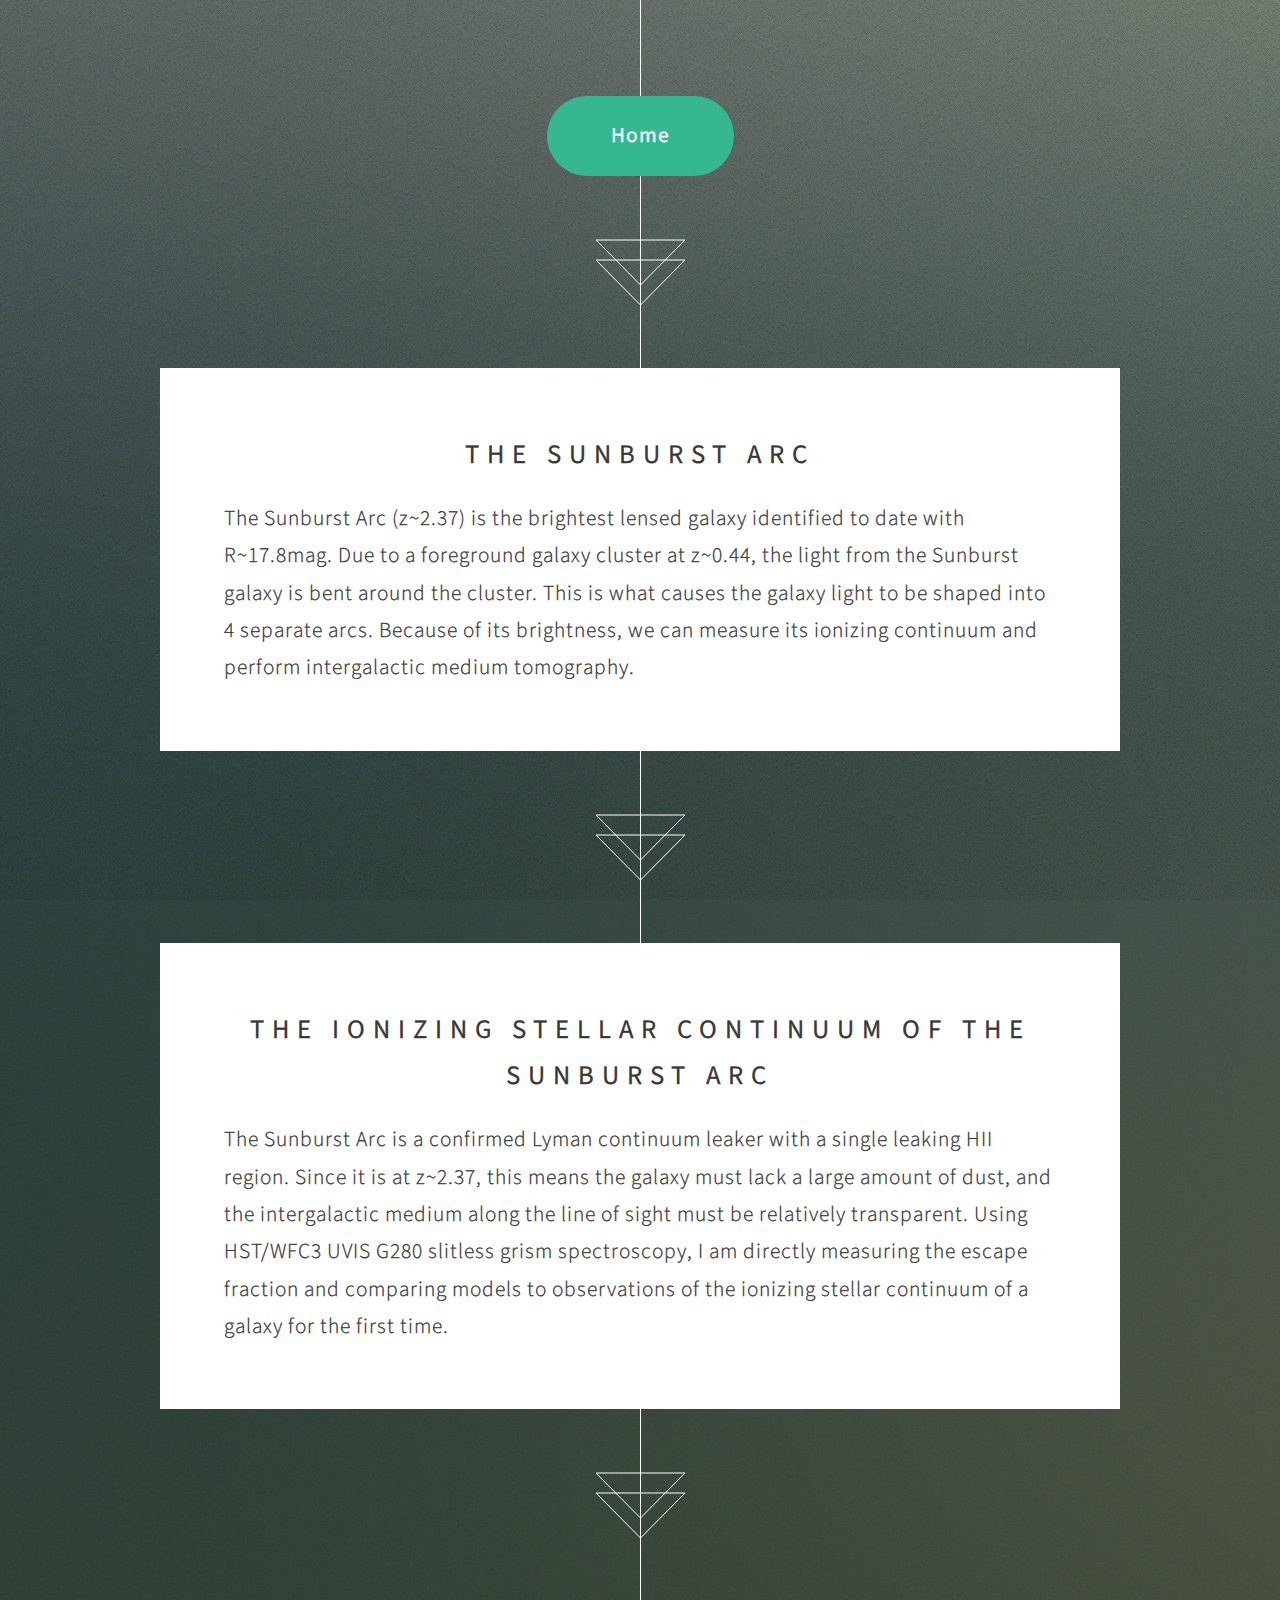
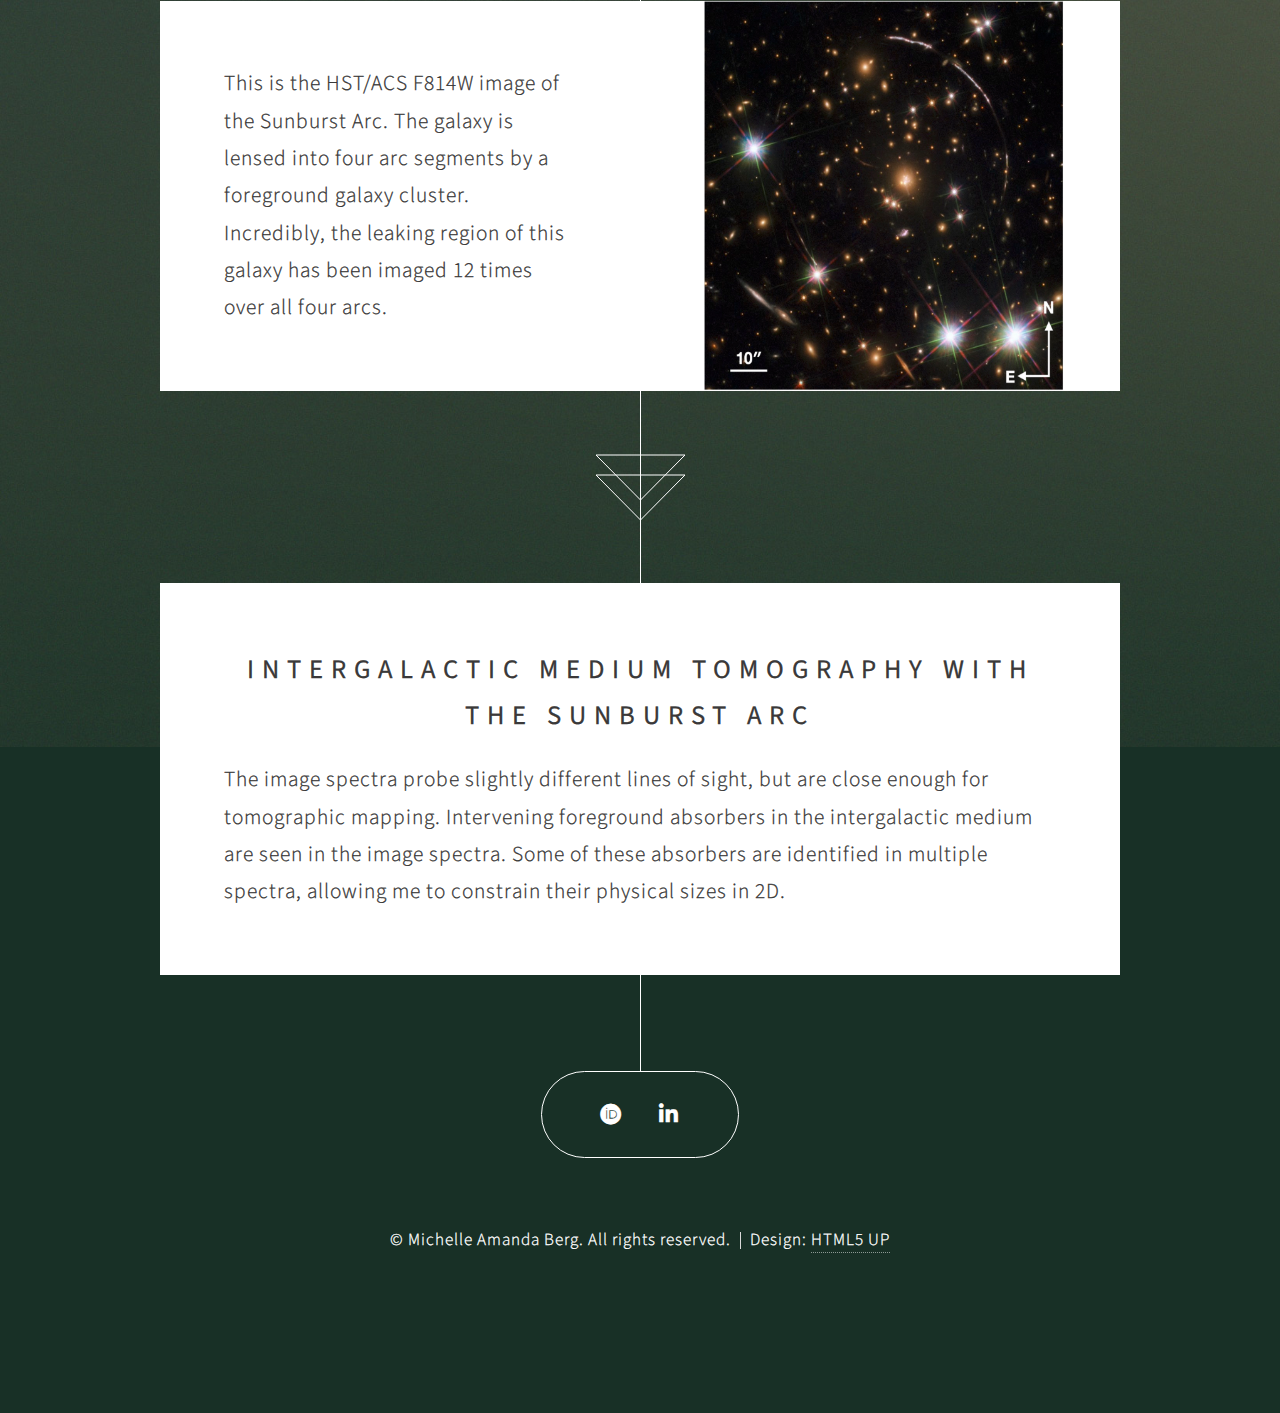
<file: sunbursttab.html>
<!DOCTYPE HTML>
<!--
	Overflow by HTML5 UP
	html5up.net | @ajlkn
	Free for personal and commercial use under the CCA 3.0 license (html5up.net/license)
-->
<html>
	<head>
		<title>Michelle Berg</title>
		<meta charset="utf-8" />
		<meta name="viewport" content="width=device-width, initial-scale=1, user-scalable=no" />
		<link rel="stylesheet" href="assets/css/main.css" />
		<noscript><link rel="stylesheet" href="assets/css/noscript.css" /></noscript>
	</head>
	<body class="is-preload">

		<section id="footer">
			<a href="index.html" class="button hover scrolly-middle">Home</a>
		    <!--<a href="index.html"> <input type="submit" value="Home" /> </a>-->
		</section>

		<!-- Feature 1 -->
			<article id="first" class="container box style1 right">
				<!--<a href="#" class="image fit"><img src="images/pic01.jpg" alt="" /></a>-->
				<!--<div class="inner">-->					
					<header>
						<h2>The Sunburst Arc</h2>
					</header>
					<p> The Sunburst Arc (z~2.37) is the brightest lensed galaxy identified to date with R~17.8mag. 
					    Due to a foreground galaxy cluster at z~0.44, the light from the Sunburst galaxy is bent around the cluster.
					    This is what causes the galaxy light to be shaped into 4 separate arcs. 
					    Because of its brightness, we can measure its ionizing continuum and perform intergalactic medium tomography.
					</p>
				<!--</div>-->
			</article>

		<!-- Feature 2-->
			<article id="first" class="container box style1 right">
				<!--<a href="#" class="image fit"><img src="images/pic01.jpg" alt="" /></a>-->
				<!--<div class="inner">-->					
					<header>
						<h2>The Ionizing Stellar Continuum of the Sunburst Arc</h2>
					</header>
					<p> The Sunburst Arc is a confirmed Lyman continuum leaker with a single leaking HII region. 
					    Since it is at z~2.37, this means the galaxy must lack a large amount of dust, and the intergalactic medium along the line of sight must be relatively transparent. 
					    Using HST/WFC3 UVIS G280 slitless grism spectroscopy, I am directly measuring the escape fraction and comparing models to observations of the ionizing stellar continuum of a galaxy for the first time.
					</p>
				<!--</div>-->
			</article>

		<!-- Feature 3 -->
			<article class="container box style1 left white">
				<a class="image"><img src="figures/hst-sunburst.jpg" alt="" style="width:75%;height:100%;margin: 0 0 0 3em" /></a>
				<div class="inner">
					<p> This is the HST/ACS F814W image of the Sunburst Arc. The galaxy is lensed into four arc segments by a foreground galaxy cluster.
					    Incredibly, the leaking region of this galaxy has been imaged 12 times over all four arcs.
					</p>
				</div>
			</article>

		<!-- Feature 4 -->
			<article id="first" class="container box style1 right">
				<!--<a href="#" class="image fit"><img src="images/pic01.jpg" alt="" /></a>-->
				<!--<div class="inner">-->					
					<header>
						<h2>Intergalactic Medium Tomography with the Sunburst Arc</h2>
					</header>
					<p> The image spectra probe slightly different lines of sight, but are close enough for tomographic mapping. 
					    Intervening foreground absorbers in the intergalactic medium are seen in the image spectra. 
					    Some of these absorbers are identified in multiple spectra, allowing me to constrain their physical sizes in 2D. 
					</p>
				<!--</div>-->
			</article>

		<section id="footer">
			<ul class="icons">
				<!--<li><a href="#" class="icon brands fa-twitter"><span class="label">Twitter</span></a></li>
				<li><a href="#" class="icon brands fa-facebook-f"><span class="label">Facebook</span></a></li>
				<li><a href="#" class="icon brands fa-google-plus-g"><span class="label">Google+</span></a></li>
				<li><a href="#" class="icon brands fa-pinterest"><span class="label">Pinterest</span></a></li>
				<li><a href="#" class="icon brands fa-dribbble"><span class="label">Dribbble</span></a></li>-->
				<li><a href="https://orcid.org/0000-0002-8518-6638" class="icon brands fa-orcid"><span class="label">Orcid</span></a></li>
				<li><a href="https://www.linkedin.com/in/michelleberg3" class="icon brands fa-linkedin-in"><span class="label">LinkedIn</span></a></li>
			</ul>
			<div class="copyright">
				<ul class="menu">
					<li>&copy; Michelle Amanda Berg. All rights reserved.</li><li>Design: <a href="http://html5up.net">HTML5 UP</a></li>
				</ul>
			</div>
		</section>

		<!-- Scripts -->
			<script src="assets/js/jquery.min.js"></script>
			<script src="assets/js/jquery.scrolly.min.js"></script>
			<script src="assets/js/jquery.poptrox.min.js"></script>
			<script src="assets/js/browser.min.js"></script>
			<script src="assets/js/breakpoints.min.js"></script>
			<script src="assets/js/util.js"></script>
			<script src="assets/js/main.js"></script>

	</body>
</html>
</file>
<file: assets/css/noscript.css>
/*
	Overflow by HTML5 UP
	html5up.net | @ajlkn
	Free for personal and commercial use under the CCA 3.0 license (html5up.net/license)
*/

/* Header */

	body.is-preload #header {
		opacity: 1;
	}

		body.is-preload #header footer {
			-moz-transform: none;
			-webkit-transform: none;
			-ms-transform: none;
			transform: none;
			opacity: 1;
		}
</file>
<file: assets/css/main.css>
@import url("https://fonts.googleapis.com/css?family=Source+Sans+Pro:300,300italic,400,600");
/* @import url("fontawesome-all.min.css"); */
@import url("https://cdnjs.cloudflare.com/ajax/libs/font-awesome/5.14.0/css/all.min.css");
/*If you are ever missing a font awesome icon, update this url to the latest version*/

/*
	Overflow by HTML5 UP
	html5up.net | @ajlkn
	Free for personal and commercial use under the CCA 3.0 license (html5up.net/license)
*/

html, body, div, span, applet, object,
iframe, h1, h2, h3, h4, h5, h6, p, blockquote,
pre, a, abbr, acronym, address, big, cite,
code, del, dfn, em, img, ins, kbd, q, s, samp,
small, strike, strong, sub, sup, tt, var, b,
u, i, center, dl, dt, dd, ol, ul, li, fieldset,
form, label, legend, table, caption, tbody,
tfoot, thead, tr, th, td, article, aside,
canvas, details, embed, figure, figcaption,
footer, header, hgroup, menu, nav, output, ruby,
section, summary, time, mark, audio, video {
	margin: 0;
	padding: 0;
	border: 0;
	font-size: 100%;
	font: inherit;
	vertical-align: baseline;}

article, aside, details, figcaption, figure,
footer, header, hgroup, menu, nav, section {
	display: block;}

body {
	line-height: 1;
}

ol, ul {
	list-style: none;
}

blockquote, q {
	quotes: none;
}

	blockquote:before, blockquote:after, q:before, q:after {
		content: '';
		content: none;
	}

table {
	border-collapse: collapse;
	border-spacing: 0;
}

body {
	-webkit-text-size-adjust: none;
}

mark {
	background-color: transparent;
	color: inherit;
}

input::-moz-focus-inner {
	border: 0;
	padding: 0;
}

input, select, textarea {
	-moz-appearance: none;
	-webkit-appearance: none;
	-ms-appearance: none;
	appearance: none;
}

/* Basic */

	html {
		box-sizing: border-box;
	}

	*, *:before, *:after {
		box-sizing: inherit;
	}

	body {
		background-color: #183026;
		background-image: url("images/overlay.png"), url("../../images/bg.jpg");
		background-repeat: repeat, no-repeat;
		background-size: auto, cover;
		background-position: top left, center 0;
		background-attachment: fixed, fixed;
		font-family: 'Source Sans Pro', sans-serif;
		font-size: 18pt;
		line-height: 1.75em;
		font-weight: 300;
		letter-spacing: 1px;
		color: #3a3939;
		text-shadow: 0 0 0.5px rgba(58, 57, 57, 0.25);
		-webkit-text-stroke: 0.25px;
	}

		body.is-scroll {
			background-attachment: scroll, scroll;
			background-size: auto, 100% auto;
		}

		body.is-preload *, body.is-preload *:before, body.is-preload *:after {
			-moz-animation: none !important;
			-webkit-animation: none !important;
			-ms-animation: none !important;
			animation: none !important;
			-moz-transition: none !important;
			-webkit-transition: none !important;
			-ms-transition: none !important;
			transition: none !important;
		}

	input, textarea, select {
		font-family: 'Source Sans Pro', sans-serif;
		font-size: 18pt;
		line-height: 1.75em;
		font-weight: 300;
		letter-spacing: 1px;
		color: #3a3939;
		text-shadow: 0 0 0.5px rgba(58, 57, 57, 0.25);
		-webkit-text-stroke: 0.25px;
	}

	h1, h2, h3, h4, h5, h6 {
		font-weight: 400;
		text-transform: uppercase;
		line-height: 1.75em;
	}

	h1 a, h2 a, h3 a, h4 a, h5 a, h6 a {
		color: inherit;
		text-decoration: none;
	}

	h2 {
		font-size: 1.25em;
		letter-spacing: 8px;
		text-align: center;
	}

	h3 {
		font-size: 1em;
		letter-spacing: 5px;
	}

	strong, b {
		font-weight: 400;
	}

	em, i {
		font-style: italic;
	}

	a {
		-moz-transition: border-color 0.35s ease-in-out, color 0.35s ease-in-out;
		-webkit-transition: border-color 0.35s ease-in-out, color 0.35s ease-in-out;
		-ms-transition: border-color 0.35s ease-in-out, color 0.35s ease-in-out;
		transition: border-color 0.35s ease-in-out, color 0.35s ease-in-out;
		color: #35b88f;
		text-shadow: 0 0 0.5px rgba(53, 184, 143, 0.25);
		text-decoration: none;
		border-bottom: dotted 1px rgba(53, 184, 143, 0.5);
	}

		a:hover {
			border-bottom-color: rgba(53, 184, 143, 0);
		}

	sub {
		position: relative;
		top: 0.5em;
		font-size: 0.8em;
	}

	sup {
		position: relative;
		top: -0.5em;
		font-size: 0.8em;
	}

	hr {
		border: 0;
		border-top: solid 1px #dad9d9;
		margin: 2em 0 2em 0;
	}

	blockquote {
		border-left: solid 0.5em #eae9e9;
		padding: 1em 0 1em 2em;
		font-style: italic;
	}

	p, ul, ol, dl, table {
		margin-bottom: 1em;
	}

	header {
		margin-bottom: 1em;
	}

		header p {
			display: block;
			margin: 0.5em 0 0 0;
			padding: 0 0 1.5em 0;
		}

	footer {
		margin-top: 1em;
	}

	br.clear {
		clear: both;
	}

/* Container */

	.container {
		margin: 0 auto;
		max-width: 100%;
		width: 1140px;
	}

		@media screen and (max-width: 1680px) {

			.container {
				width: 960px;
			}

		}

		@media screen and (max-width: 1080px) {

			.container {
				width: 95%;
			}

		}

/* Row */

	.row {
		display: flex;
		flex-wrap: wrap;
		box-sizing: border-box;
		align-items: stretch;
	}

		.row > * {
			box-sizing: border-box;
		}

		.row.gtr-uniform > * > :last-child {
			margin-bottom: 0;
		}

		.row.aln-left {
			justify-content: flex-start;
		}

		.row.aln-center {
			justify-content: center;
		}

		.row.aln-right {
			justify-content: flex-end;
		}

		.row.aln-top {
			align-items: flex-start;
		}

		.row.aln-middle {
			align-items: center;
		}

		.row.aln-bottom {
			align-items: flex-end;
		}

		.row > .imp {
			order: -1;
		}

		.row > .col-1 {
			width: 8.33333%;
		}

		.row > .off-1 {
			margin-left: 8.33333%;
		}

		.row > .col-2 {
			width: 16.66667%;
		}

		.row > .off-2 {
			margin-left: 16.66667%;
		}

		.row > .col-3 {
			width: 25%;
		}

		.row > .off-3 {
			margin-left: 25%;
		}

		.row > .col-4 {
			width: 33.33333%;
		}

		.row > .off-4 {
			margin-left: 33.33333%;
		}

		.row > .col-5 {
			width: 41.66667%;
		}

		.row > .off-5 {
			margin-left: 41.66667%;
		}

		.row > .col-6 {
			width: 50%;
		}

		.row > .off-6 {
			margin-left: 50%;
		}

		.row > .col-7 {
			width: 58.33333%;
		}

		.row > .off-7 {
			margin-left: 58.33333%;
		}

		.row > .col-8 {
			width: 66.66667%;
		}

		.row > .off-8 {
			margin-left: 66.66667%;
		}

		.row > .col-9 {
			width: 75%;
		}

		.row > .off-9 {
			margin-left: 75%;
		}

		.row > .col-10 {
			width: 83.33333%;
		}

		.row > .off-10 {
			margin-left: 83.33333%;
		}

		.row > .col-11 {
			width: 91.66667%;
		}

		.row > .off-11 {
			margin-left: 91.66667%;
		}

		.row > .col-12 {
			width: 100%;
		}

		.row > .off-12 {
			margin-left: 100%;
		}

		.row.gtr-0 {
			margin-top: 0px;
			margin-left: 0px;
		}

			.row.gtr-0 > * {
				padding: 0px 0 0 0px;
			}

			.row.gtr-0.gtr-uniform {
				margin-top: 0px;
			}

				.row.gtr-0.gtr-uniform > * {
					padding-top: 0px;
				}

		.row.gtr-25 {
			margin-top: -10px;
			margin-left: -10px;
		}

			.row.gtr-25 > * {
				padding: 10px 0 0 10px;
			}

			.row.gtr-25.gtr-uniform {
				margin-top: -10px;
			}

				.row.gtr-25.gtr-uniform > * {
					padding-top: 10px;
				}

		.row.gtr-50 {
			margin-top: -20px;
			margin-left: -20px;
		}

			.row.gtr-50 > * {
				padding: 20px 0 0 20px;
			}

			.row.gtr-50.gtr-uniform {
				margin-top: -20px;
			}

				.row.gtr-50.gtr-uniform > * {
					padding-top: 20px;
				}

		.row {
			margin-top: -40px;
			margin-left: -40px;
		}

			.row > * {
				padding: 40px 0 0 40px;
			}

			.row.gtr-uniform {
				margin-top: -40px;
			}

				.row.gtr-uniform > * {
					padding-top: 40px;
				}

		.row.gtr-150 {
			margin-top: -60px;
			margin-left: -60px;
		}

			.row.gtr-150 > * {
				padding: 60px 0 0 60px;
			}

			.row.gtr-150.gtr-uniform {
				margin-top: -60px;
			}

				.row.gtr-150.gtr-uniform > * {
					padding-top: 60px;
				}

		.row.gtr-200 {
			margin-top: -80px;
			margin-left: -80px;
		}

			.row.gtr-200 > * {
				padding: 80px 0 0 80px;
			}

			.row.gtr-200.gtr-uniform {
				margin-top: -80px;
			}

				.row.gtr-200.gtr-uniform > * {
					padding-top: 80px;
				}

		@media screen and (max-width: 1680px) {

			.row {
				display: flex;
				flex-wrap: wrap;
				box-sizing: border-box;
				align-items: stretch;
			}

				.row > * {
					box-sizing: border-box;
				}

				.row.gtr-uniform > * > :last-child {
					margin-bottom: 0;
				}

				.row.aln-left {
					justify-content: flex-start;
				}

				.row.aln-center {
					justify-content: center;
				}

				.row.aln-right {
					justify-content: flex-end;
				}

				.row.aln-top {
					align-items: flex-start;
				}

				.row.aln-middle {
					align-items: center;
				}

				.row.aln-bottom {
					align-items: flex-end;
				}

				.row > .imp-wide {
					order: -1;
				}

				.row > .col-1-wide {
					width: 8.33333%;
				}

				.row > .off-1-wide {
					margin-left: 8.33333%;
				}

				.row > .col-2-wide {
					width: 16.66667%;
				}

				.row > .off-2-wide {
					margin-left: 16.66667%;
				}

				.row > .col-3-wide {
					width: 25%;
				}

				.row > .off-3-wide {
					margin-left: 25%;
				}

				.row > .col-4-wide {
					width: 33.33333%;
				}

				.row > .off-4-wide {
					margin-left: 33.33333%;
				}

				.row > .col-5-wide {
					width: 41.66667%;
				}

				.row > .off-5-wide {
					margin-left: 41.66667%;
				}

				.row > .col-6-wide {
					width: 50%;
				}

				.row > .off-6-wide {
					margin-left: 50%;
				}

				.row > .col-7-wide {
					width: 58.33333%;
				}

				.row > .off-7-wide {
					margin-left: 58.33333%;
				}

				.row > .col-8-wide {
					width: 66.66667%;
				}

				.row > .off-8-wide {
					margin-left: 66.66667%;
				}

				.row > .col-9-wide {
					width: 75%;
				}

				.row > .off-9-wide {
					margin-left: 75%;
				}

				.row > .col-10-wide {
					width: 83.33333%;
				}

				.row > .off-10-wide {
					margin-left: 83.33333%;
				}

				.row > .col-11-wide {
					width: 91.66667%;
				}

				.row > .off-11-wide {
					margin-left: 91.66667%;
				}

				.row > .col-12-wide {
					width: 100%;
				}

				.row > .off-12-wide {
					margin-left: 100%;
				}

				.row.gtr-0 {
					margin-top: 0px;
					margin-left: 0px;
				}

					.row.gtr-0 > * {
						padding: 0px 0 0 0px;
					}

					.row.gtr-0.gtr-uniform {
						margin-top: 0px;
					}

						.row.gtr-0.gtr-uniform > * {
							padding-top: 0px;
						}

				.row.gtr-25 {
					margin-top: -10px;
					margin-left: -10px;
				}

					.row.gtr-25 > * {
						padding: 10px 0 0 10px;
					}

					.row.gtr-25.gtr-uniform {
						margin-top: -10px;
					}

						.row.gtr-25.gtr-uniform > * {
							padding-top: 10px;
						}

				.row.gtr-50 {
					margin-top: -20px;
					margin-left: -20px;
				}

					.row.gtr-50 > * {
						padding: 20px 0 0 20px;
					}

					.row.gtr-50.gtr-uniform {
						margin-top: -20px;
					}

						.row.gtr-50.gtr-uniform > * {
							padding-top: 20px;
						}

				.row {
					margin-top: -40px;
					margin-left: -40px;
				}

					.row > * {
						padding: 40px 0 0 40px;
					}

					.row.gtr-uniform {
						margin-top: -40px;
					}

						.row.gtr-uniform > * {
							padding-top: 40px;
						}

				.row.gtr-150 {
					margin-top: -60px;
					margin-left: -60px;
				}

					.row.gtr-150 > * {
						padding: 60px 0 0 60px;
					}

					.row.gtr-150.gtr-uniform {
						margin-top: -60px;
					}

						.row.gtr-150.gtr-uniform > * {
							padding-top: 60px;
						}

				.row.gtr-200 {
					margin-top: -80px;
					margin-left: -80px;
				}

					.row.gtr-200 > * {
						padding: 80px 0 0 80px;
					}

					.row.gtr-200.gtr-uniform {
						margin-top: -80px;
					}

						.row.gtr-200.gtr-uniform > * {
							padding-top: 80px;
						}

		}

		@media screen and (max-width: 1080px) {

			.row {
				display: flex;
				flex-wrap: wrap;
				box-sizing: border-box;
				align-items: stretch;
			}

				.row > * {
					box-sizing: border-box;
				}

				.row.gtr-uniform > * > :last-child {
					margin-bottom: 0;
				}

				.row.aln-left {
					justify-content: flex-start;
				}

				.row.aln-center {
					justify-content: center;
				}

				.row.aln-right {
					justify-content: flex-end;
				}

				.row.aln-top {
					align-items: flex-start;
				}

				.row.aln-middle {
					align-items: center;
				}

				.row.aln-bottom {
					align-items: flex-end;
				}

				.row > .imp-normal {
					order: -1;
				}

				.row > .col-1-normal {
					width: 8.33333%;
				}

				.row > .off-1-normal {
					margin-left: 8.33333%;
				}

				.row > .col-2-normal {
					width: 16.66667%;
				}

				.row > .off-2-normal {
					margin-left: 16.66667%;
				}

				.row > .col-3-normal {
					width: 25%;
				}

				.row > .off-3-normal {
					margin-left: 25%;
				}

				.row > .col-4-normal {
					width: 33.33333%;
				}

				.row > .off-4-normal {
					margin-left: 33.33333%;
				}

				.row > .col-5-normal {
					width: 41.66667%;
				}

				.row > .off-5-normal {
					margin-left: 41.66667%;
				}

				.row > .col-6-normal {
					width: 50%;
				}

				.row > .off-6-normal {
					margin-left: 50%;
				}

				.row > .col-7-normal {
					width: 58.33333%;
				}

				.row > .off-7-normal {
					margin-left: 58.33333%;
				}

				.row > .col-8-normal {
					width: 66.66667%;
				}

				.row > .off-8-normal {
					margin-left: 66.66667%;
				}

				.row > .col-9-normal {
					width: 75%;
				}

				.row > .off-9-normal {
					margin-left: 75%;
				}

				.row > .col-10-normal {
					width: 83.33333%;
				}

				.row > .off-10-normal {
					margin-left: 83.33333%;
				}

				.row > .col-11-normal {
					width: 91.66667%;
				}

				.row > .off-11-normal {
					margin-left: 91.66667%;
				}

				.row > .col-12-normal {
					width: 100%;
				}

				.row > .off-12-normal {
					margin-left: 100%;
				}

				.row.gtr-0 {
					margin-top: 0px;
					margin-left: 0px;
				}

					.row.gtr-0 > * {
						padding: 0px 0 0 0px;
					}

					.row.gtr-0.gtr-uniform {
						margin-top: 0px;
					}

						.row.gtr-0.gtr-uniform > * {
							padding-top: 0px;
						}

				.row.gtr-25 {
					margin-top: -10px;
					margin-left: -10px;
				}

					.row.gtr-25 > * {
						padding: 10px 0 0 10px;
					}

					.row.gtr-25.gtr-uniform {
						margin-top: -10px;
					}

						.row.gtr-25.gtr-uniform > * {
							padding-top: 10px;
						}

				.row.gtr-50 {
					margin-top: -20px;
					margin-left: -20px;
				}

					.row.gtr-50 > * {
						padding: 20px 0 0 20px;
					}

					.row.gtr-50.gtr-uniform {
						margin-top: -20px;
					}

						.row.gtr-50.gtr-uniform > * {
							padding-top: 20px;
						}

				.row {
					margin-top: -40px;
					margin-left: -40px;
				}

					.row > * {
						padding: 40px 0 0 40px;
					}

					.row.gtr-uniform {
						margin-top: -40px;
					}

						.row.gtr-uniform > * {
							padding-top: 40px;
						}

				.row.gtr-150 {
					margin-top: -60px;
					margin-left: -60px;
				}

					.row.gtr-150 > * {
						padding: 60px 0 0 60px;
					}

					.row.gtr-150.gtr-uniform {
						margin-top: -60px;
					}

						.row.gtr-150.gtr-uniform > * {
							padding-top: 60px;
						}

				.row.gtr-200 {
					margin-top: -80px;
					margin-left: -80px;
				}

					.row.gtr-200 > * {
						padding: 80px 0 0 80px;
					}

					.row.gtr-200.gtr-uniform {
						margin-top: -80px;
					}

						.row.gtr-200.gtr-uniform > * {
							padding-top: 80px;
						}

		}

		@media screen and (max-width: 840px) {

			.row {
				display: flex;
				flex-wrap: wrap;
				box-sizing: border-box;
				align-items: stretch;
			}

				.row > * {
					box-sizing: border-box;
				}

				.row.gtr-uniform > * > :last-child {
					margin-bottom: 0;
				}

				.row.aln-left {
					justify-content: flex-start;
				}

				.row.aln-center {
					justify-content: center;
				}

				.row.aln-right {
					justify-content: flex-end;
				}

				.row.aln-top {
					align-items: flex-start;
				}

				.row.aln-middle {
					align-items: center;
				}

				.row.aln-bottom {
					align-items: flex-end;
				}

				.row > .imp-narrow {
					order: -1;
				}

				.row > .col-1-narrow {
					width: 8.33333%;
				}

				.row > .off-1-narrow {
					margin-left: 8.33333%;
				}

				.row > .col-2-narrow {
					width: 16.66667%;
				}

				.row > .off-2-narrow {
					margin-left: 16.66667%;
				}

				.row > .col-3-narrow {
					width: 25%;
				}

				.row > .off-3-narrow {
					margin-left: 25%;
				}

				.row > .col-4-narrow {
					width: 33.33333%;
				}

				.row > .off-4-narrow {
					margin-left: 33.33333%;
				}

				.row > .col-5-narrow {
					width: 41.66667%;
				}

				.row > .off-5-narrow {
					margin-left: 41.66667%;
				}

				.row > .col-6-narrow {
					width: 50%;
				}

				.row > .off-6-narrow {
					margin-left: 50%;
				}

				.row > .col-7-narrow {
					width: 58.33333%;
				}

				.row > .off-7-narrow {
					margin-left: 58.33333%;
				}

				.row > .col-8-narrow {
					width: 66.66667%;
				}

				.row > .off-8-narrow {
					margin-left: 66.66667%;
				}

				.row > .col-9-narrow {
					width: 75%;
				}

				.row > .off-9-narrow {
					margin-left: 75%;
				}

				.row > .col-10-narrow {
					width: 83.33333%;
				}

				.row > .off-10-narrow {
					margin-left: 83.33333%;
				}

				.row > .col-11-narrow {
					width: 91.66667%;
				}

				.row > .off-11-narrow {
					margin-left: 91.66667%;
				}

				.row > .col-12-narrow {
					width: 100%;
				}

				.row > .off-12-narrow {
					margin-left: 100%;
				}

				.row.gtr-0 {
					margin-top: 0px;
					margin-left: 0px;
				}

					.row.gtr-0 > * {
						padding: 0px 0 0 0px;
					}

					.row.gtr-0.gtr-uniform {
						margin-top: 0px;
					}

						.row.gtr-0.gtr-uniform > * {
							padding-top: 0px;
						}

				.row.gtr-25 {
					margin-top: -7.5px;
					margin-left: -7.5px;
				}

					.row.gtr-25 > * {
						padding: 7.5px 0 0 7.5px;
					}

					.row.gtr-25.gtr-uniform {
						margin-top: -7.5px;
					}

						.row.gtr-25.gtr-uniform > * {
							padding-top: 7.5px;
						}

				.row.gtr-50 {
					margin-top: -15px;
					margin-left: -15px;
				}

					.row.gtr-50 > * {
						padding: 15px 0 0 15px;
					}

					.row.gtr-50.gtr-uniform {
						margin-top: -15px;
					}

						.row.gtr-50.gtr-uniform > * {
							padding-top: 15px;
						}

				.row {
					margin-top: -30px;
					margin-left: -30px;
				}

					.row > * {
						padding: 30px 0 0 30px;
					}

					.row.gtr-uniform {
						margin-top: -30px;
					}

						.row.gtr-uniform > * {
							padding-top: 30px;
						}

				.row.gtr-150 {
					margin-top: -45px;
					margin-left: -45px;
				}

					.row.gtr-150 > * {
						padding: 45px 0 0 45px;
					}

					.row.gtr-150.gtr-uniform {
						margin-top: -45px;
					}

						.row.gtr-150.gtr-uniform > * {
							padding-top: 45px;
						}

				.row.gtr-200 {
					margin-top: -60px;
					margin-left: -60px;
				}

					.row.gtr-200 > * {
						padding: 60px 0 0 60px;
					}

					.row.gtr-200.gtr-uniform {
						margin-top: -60px;
					}

						.row.gtr-200.gtr-uniform > * {
							padding-top: 60px;
						}

		}

		@media screen and (max-width: 736px) {

			.row {
				display: flex;
				flex-wrap: wrap;
				box-sizing: border-box;
				align-items: stretch;
			}

				.row > * {
					box-sizing: border-box;
				}

				.row.gtr-uniform > * > :last-child {
					margin-bottom: 0;
				}

				.row.aln-left {
					justify-content: flex-start;
				}

				.row.aln-center {
					justify-content: center;
				}

				.row.aln-right {
					justify-content: flex-end;
				}

				.row.aln-top {
					align-items: flex-start;
				}

				.row.aln-middle {
					align-items: center;
				}

				.row.aln-bottom {
					align-items: flex-end;
				}

				.row > .imp-mobile {
					order: -1;
				}

				.row > .col-1-mobile {
					width: 8.33333%;
				}

				.row > .off-1-mobile {
					margin-left: 8.33333%;
				}

				.row > .col-2-mobile {
					width: 16.66667%;
				}

				.row > .off-2-mobile {
					margin-left: 16.66667%;
				}

				.row > .col-3-mobile {
					width: 25%;
				}

				.row > .off-3-mobile {
					margin-left: 25%;
				}

				.row > .col-4-mobile {
					width: 33.33333%;
				}

				.row > .off-4-mobile {
					margin-left: 33.33333%;
				}

				.row > .col-5-mobile {
					width: 41.66667%;
				}

				.row > .off-5-mobile {
					margin-left: 41.66667%;
				}

				.row > .col-6-mobile {
					width: 50%;
				}

				.row > .off-6-mobile {
					margin-left: 50%;
				}

				.row > .col-7-mobile {
					width: 58.33333%;
				}

				.row > .off-7-mobile {
					margin-left: 58.33333%;
				}

				.row > .col-8-mobile {
					width: 66.66667%;
				}

				.row > .off-8-mobile {
					margin-left: 66.66667%;
				}

				.row > .col-9-mobile {
					width: 75%;
				}

				.row > .off-9-mobile {
					margin-left: 75%;
				}

				.row > .col-10-mobile {
					width: 83.33333%;
				}

				.row > .off-10-mobile {
					margin-left: 83.33333%;
				}

				.row > .col-11-mobile {
					width: 91.66667%;
				}

				.row > .off-11-mobile {
					margin-left: 91.66667%;
				}

				.row > .col-12-mobile {
					width: 100%;
				}

				.row > .off-12-mobile {
					margin-left: 100%;
				}

				.row.gtr-0 {
					margin-top: 0px;
					margin-left: 0px;
				}

					.row.gtr-0 > * {
						padding: 0px 0 0 0px;
					}

					.row.gtr-0.gtr-uniform {
						margin-top: 0px;
					}

						.row.gtr-0.gtr-uniform > * {
							padding-top: 0px;
						}

				.row.gtr-25 {
					margin-top: -5px;
					margin-left: -5px;
				}

					.row.gtr-25 > * {
						padding: 5px 0 0 5px;
					}

					.row.gtr-25.gtr-uniform {
						margin-top: -5px;
					}

						.row.gtr-25.gtr-uniform > * {
							padding-top: 5px;
						}

				.row.gtr-50 {
					margin-top: -10px;
					margin-left: -10px;
				}

					.row.gtr-50 > * {
						padding: 10px 0 0 10px;
					}

					.row.gtr-50.gtr-uniform {
						margin-top: -10px;
					}

						.row.gtr-50.gtr-uniform > * {
							padding-top: 10px;
						}

				.row {
					margin-top: -20px;
					margin-left: -20px;
				}

					.row > * {
						padding: 20px 0 0 20px;
					}

					.row.gtr-uniform {
						margin-top: -20px;
					}

						.row.gtr-uniform > * {
							padding-top: 20px;
						}

				.row.gtr-150 {
					margin-top: -30px;
					margin-left: -30px;
				}

					.row.gtr-150 > * {
						padding: 30px 0 0 30px;
					}

					.row.gtr-150.gtr-uniform {
						margin-top: -30px;
					}

						.row.gtr-150.gtr-uniform > * {
							padding-top: 30px;
						}

				.row.gtr-200 {
					margin-top: -40px;
					margin-left: -40px;
				}

					.row.gtr-200 > * {
						padding: 40px 0 0 40px;
					}

					.row.gtr-200.gtr-uniform {
						margin-top: -40px;
					}

						.row.gtr-200.gtr-uniform > * {
							padding-top: 40px;
						}

		}

/* Sections/Article */

	section, article {
		margin-bottom: 3em;
	}

	section > :last-child,
	article > :last-child,
	section:last-child,
	article:last-child {
		margin-bottom: 0;
	}

	.row > section, .row > article {
		margin-bottom: 0;
	}

/* Image */

	.image {
		display: inline-block;
		border: 0;
	}

		.image img {
			display: block;
			width: 100%;
		}

		.image.featured {
			display: block;
			width: 100%;
			margin: 0 0 2em 0;
		}

		.image.fit {
			display: block;
			width: 100%;
		}

		.image.left {
			float: left;
			margin: 0 2em 2em 0;
		}

		.image.centered {
			display: block;
			margin: 0 0 2em 0;
		}

			.image.centered img {
				margin: 0 auto;
				width: auto;
			}

/* List */

	ul {
		list-style: disc;
		padding-left: 1em;
	}

		ul li {
			padding-left: 1.5em;
			margin-top: 1.5em;
		}

			ul li:first-child {
				margin-top: 0;
			}

	ol {
		list-style: decimal;
		padding-left: 1.25em;
	}

		ol li {
			padding-left: 1.25em;
			margin-top: 1.5em;
		}

/* Icons */

	ul.icons {
		cursor: default;
		list-style: none;
		padding-left: 0;
	}

		ul.icons li {
			display: inline-block;
			padding-left: 0;
			margin-top: 0;
		}

		ul.icons a {
			display: inline-block;
			width: 2.5em;
			height: 2.5em;
			line-height: 2.5em;
			text-align: center;
			border: 0;
		}

/* Menu */

	ul.menu {
		cursor: default;
		list-style: none;
		padding-left: 0;
	}

		ul.menu li {
			display: inline-block;
			line-height: 1em;
			border-left: solid 1px #dad9d9;
			padding: 0 0 0 0.5em;
			margin: 0 0 0 0.5em;
		}

			ul.menu li:first-child {
				border-left: 0;
				padding-left: 0;
				margin-left: 0;
			}

/* Actions */

	ul.actions {
		cursor: default;
		list-style: none;
		padding-left: 0;
	}

		ul.actions li {
			display: inline-block;
			margin: 0 0 0 0.5em;
			padding-left: 0;
			margin-top: 0;
		}

			ul.actions li:first-child {
				margin-left: 0;
			}

/* Form */

	form label {
		display: block;
		margin: 0 0 0.5em 0;
	}

	form input[type="text"],
	form input[type="email"],
	form input[type="password"],
	form select,
	form textarea {
		-moz-transition: background-color 0.35s ease-in-out;
		-webkit-transition: background-color 0.35s ease-in-out;
		-ms-transition: background-color 0.35s ease-in-out;
		transition: background-color 0.35s ease-in-out;
		-webkit-appearance: none;
		display: block;
		border: 0;
		background: #f1f1f1;
		width: 100%;
		padding: 0.75em;
	}

		form input[type="text"]:focus,
		form input[type="email"]:focus,
		form input[type="password"]:focus,
		form select:focus,
		form textarea:focus {
			background-color: #f8f8f8;
		}

	form input[type="text"],
	form input[type="email"],
	form input[type="password"],
	form select {
		line-height: 1em;
	}

	form select {
		background-size: 1.25em;
		background-repeat: no-repeat;
		background-position: calc(100% - 1em) center;
		padding-right: 1.25em;
		text-overflow: ellipsis;
		background-image: url("data:image/svg+xml;charset=utf8,%3Csvg xmlns='http://www.w3.org/2000/svg' width='40' height='40' preserveAspectRatio='none' viewBox='0 0 40 40'%3E%3Cpath d='M9.4,12.3l10.4,10.4l10.4-10.4c0.2-0.2,0.5-0.4,0.9-0.4c0.3,0,0.6,0.1,0.9,0.4l3.3,3.3c0.2,0.2,0.4,0.5,0.4,0.9 c0,0.4-0.1,0.6-0.4,0.9L20.7,31.9c-0.2,0.2-0.5,0.4-0.9,0.4c-0.3,0-0.6-0.1-0.9-0.4L4.3,17.3c-0.2-0.2-0.4-0.5-0.4-0.9 c0-0.4,0.1-0.6,0.4-0.9l3.3-3.3c0.2-0.2,0.5-0.4,0.9-0.4S9.1,12.1,9.4,12.3z' fill='%235a5959' /%3E%3C/svg%3E");
	}

		form select option {
			color: #3a3939;
			background: #ffffff;
		}

		form select:focus::-ms-value {
			background-color: transparent;
		}

		form select::-ms-expand {
			display: none;
		}

	form textarea {
		min-height: 12em;
	}

	form ::-webkit-input-placeholder {
		color: #5a5959 !important;
	}

	form :-moz-placeholder {
		color: #5a5959 !important;
	}

	form ::-moz-placeholder {
		color: #5a5959 !important;
	}

	form :-ms-input-placeholder {
		color: #5a5959 !important;
	}

	form ::-moz-focus-inner {
		border: 0;
	}

	form ul.actions {
		margin-bottom: 0;
		text-align: center;
	}

/* Table */

	.table-wrapper {
		width: 100%;
		overflow-x: auto;
		-webkit-overflow-scrolling: touch;
	}

	table {
		width: 100%;
	}

		table tbody tr {
			border-top: solid 1px #eae9e9;
		}

			table tbody tr:first-child {
				border-top: 0;
			}

		table td {
			padding: 0.75em 1.25em 0.75em 1.25em;
		}

		table th {
			text-align: left;
			font-weight: 400;
			padding: 0.75em 1.25em 0.75em 1.25em;
		}

		table thead {
			background: #f5f5f5;
		}

/* Button */

	input[type="button"],
	input[type="submit"],
	input[type="reset"],
	button,
	.button {
		-moz-transition: background-color 0.35s ease-in-out, color 0.35s ease-in-out;
		-webkit-transition: background-color 0.35s ease-in-out, color 0.35s ease-in-out;
		-ms-transition: background-color 0.35s ease-in-out, color 0.35s ease-in-out;
		transition: background-color 0.35s ease-in-out, color 0.35s ease-in-out;
		-webkit-appearance: none;
		position: relative;
		display: inline-block;
		border: 0;
		background: #35b88f;
		color: #fff;
		text-shadow: 0 0 0.5px rgba(255, 255, 255, 0.25);
		cursor: pointer;
		text-decoration: none;
		outline: 0;
		padding: 1em 3em 1em 3em;
		text-align: center;
		border-radius: 3em;
		font-weight: 400;
	}

		input[type="button"]:hover,
		input[type="submit"]:hover,
		input[type="reset"]:hover,
		button:hover,
		.button:hover {
			background: #45c89f;
		}

		input[type="button"].style2,
		input[type="submit"].style2,
		input[type="reset"].style2,
		button.style2,
		.button.style2 {
			color: #3a3939;
			background: #fff;
			box-shadow: inset 0 0 0 1px #fff;
		}

			input[type="button"].style2:hover,
			input[type="submit"].style2:hover,
			input[type="reset"].style2:hover,
			button.style2:hover,
			.button.style2:hover {
				background: rgba(255, 255, 255, 0.1);
				color: #fff !important;
				text-shadow: 0 0 0.5px rgba(255, 255, 255, 0.25) !important;
			}

		input[type="button"].style3,
		input[type="submit"].style3,
		input[type="reset"].style3,
		button.style3,
		.button.style3 {
			background: none;
			color: #3a3939;
			box-shadow: inset 0 0 0 1px #dad9d9;
		}

			input[type="button"].style3:hover,
			input[type="submit"].style3:hover,
			input[type="reset"].style3:hover,
			button.style3:hover,
			.button.style3:hover {
				background: rgba(58, 57, 57, 0.025);
			}

/* Box */

	.box {
		position: relative;
		margin-top: 9em;
		margin-bottom: 0;
	}

		.box:after {
			content: '';
			display: block;
			position: absolute;
			top: -9em;
			left: 50%;
			height: 9em;
			border-left: solid 1px #fff;
		}

		.box:before {
			content: '';
			display: block;
			width: 90px;
			height: 66px;
			position: absolute;
			left: 50%;
			top: -4.5em;
			margin-left: -45px;
			margin-top: -33px;
			background: url("images/arrow.svg") no-repeat;
		}

		.box :last-child {
			margin-bottom: 0;
		}

		.box.style1 {
			background: #fff;
			padding: 3em;
		}

			.box.style1 .image {
				display: block;
				position: absolute;
				top: 0;
				width: 50%;
				height: 100%;
				background: #152E33;
				overflow: hidden;
			}

				.box.style1 .image img {
					/*position: absolute*/
					top: 0;
					height: 100%;
					width: auto;
					margin-right: auto;
					margin-left: auto;
				}

			.box.style1 .inner > :last-child {
				margin: 0;
			}

			.box.style1.right .image {
				left: 0;
			}

				.box.style1.right .image img {
					right: 0;
				}

			.box.style1.right .inner {
				margin-left: 50%;
				padding-left: 3em;
			}

			.box.style1.left.white .image {
				right: 0;
				background: #FFFFFF;
			}

			.box.style1.left .image {
				right: 0;
			}

				.box.style1.left .image img {
					left: 0;
				}

			.box.style1.left .inner {
				margin-right: 50%;
				padding-right: 3em;
			}

		.box.style2 {
			text-align: center;
		}

			.box.style2 header {
				display: inline-block;
				background: #fff;
				padding: 2em 3em 2em 3em;
				margin: 0;
			}

				.box.style2 header p {
					padding: 0;
				}

			.box.style2 .inner {
				position: relative;
				padding: 40px 0 0px 0;
			}

				.box.style2 .inner:after {
					content: '';
					display: block;
					position: absolute;
					top: 0;
					left: 50%;
					height: 100%;
					border-left: solid 1px #fff;
				}

				.box.style2 .inner .row {
					position: relative;
				}

					.box.style2 .inner .row:before {
						content: '';
						display: block;
						position: absolute;
						top: 50%;
						left: 20px;
						width: calc(100% - 40px);
						border-bottom: solid 1px #fff;
					}

				.box.style2 .inner .image {
					position: relative;
					z-index: 1;
					padding: 20px;
				}

		.box.style3 {
			background: #fff;
			padding: 3em;
		}

			.box.style3 header {
				text-align: center;
			}

/* Icons */

	.icon {
		text-decoration: none;
		text-decoration: none;
	}

		.icon:before {
			-moz-osx-font-smoothing: grayscale;
			-webkit-font-smoothing: antialiased;
			display: inline-block;
			font-style: normal;
			font-variant: normal;
			text-rendering: auto;
			line-height: 1;
			text-transform: none !important;
			font-family: 'Font Awesome 5 Free';
			font-weight: 400;
		}

		.icon:before {
			line-height: inherit;
		}

		.icon > .label {
			display: none;
		}

		.icon.solid:before {
			font-weight: 900;
		}

		.icon.brands:before {
			font-family: 'Font Awesome 5 Brands';
		}

/* Header */

	#header {
		-moz-transition: opacity 2s ease-in-out;
		-webkit-transition: opacity 2s ease-in-out;
		-ms-transition: opacity 2s ease-in-out;
		transition: opacity 2s ease-in-out;
		position: relative;
		color: #fff;
		text-shadow: 0 0 0.5px rgba(255, 255, 255, 0.25);
		text-align: center;
		margin: 0;
		padding: 14em 0 14em 0;
		cursor: default;
	}

		#header header {
			display: inline-block;
			padding: 0 0 4.5em 0;
		}

			#header header h1 {
				font-weight: 600;
				font-size: 2em;
				letter-spacing: 10px;
			}

			#header header p {
				border-top: solid 1px rgba(255, 255, 255, 0.5);
				color: rgba(255, 255, 255, 0.75);
				text-shadow: 0 0 0.5px rgba(255, 255, 255, 0.1875);
				font-size: 1em;
				text-transform: uppercase;
				letter-spacing: 3px;
				padding: 0;
				margin-top: 0.35em;
			}

				#header header p:before {
					content: '';
					display: block;
					border-top: solid 1px rgba(255, 255, 255, 0.5);
					margin: 4px 0 0.8em 0;
				}

		#header footer {
			-moz-transition: opacity 2s ease-in-out, -moz-transform 1s ease-in-out;
			-webkit-transition: opacity 2s ease-in-out, -webkit-transform 1s ease-in-out;
			-ms-transition: opacity 2s ease-in-out, -ms-transform 1s ease-in-out;
			transition: opacity 2s ease-in-out, transform 1s ease-in-out;
			-moz-transition-delay: 1.25s;
			-webkit-transition-delay: 1.25s;
			-ms-transition-delay: 1.25s;
			transition-delay: 1.25s;
			position: absolute;
			bottom: 9em;
			margin: 0;
			width: 100%;
		}

			#header footer:after {
				content: '';
				display: block;
				position: absolute;
				bottom: -9em;
				left: 50%;
				height: 9em;
				border-left: solid 1px #fff;
			}

			#header footer:before {
				content: '';
				display: block;
				width: 90px;
				height: 66px;
				position: absolute;
				left: 50%;
				bottom: -4.5em;
				margin-left: -45px;
				margin-bottom: -33px;
				background: url("images/arrow.svg") no-repeat;
			}

		body.is-preload #header {
			opacity: 0;
		}

			body.is-preload #header footer {
				-moz-transform: translateY(1em);
				-webkit-transform: translateY(1em);
				-ms-transform: translateY(1em);
				transform: translateY(1em);
				opacity: 0;
			}

/* Banner */

	#banner {
		position: relative;
		color: #fff;
		text-shadow: 0 0 0.5px rgba(255, 255, 255, 0.25);
		text-align: center;
		background: #35b88f url("images/banner.svg") bottom center no-repeat;
		padding: 5em 0 5em 0;
		margin: 0;
		background-size: 125% auto;
	}

		#banner .button {
			color: #35b882;
			text-shadow: 0 0 0.5px rgba(53, 184, 130, 0.25);
		}

		#banner header {
			margin: 0 0 2em 0;
		}

			#banner header h2 {
				font-weight: 400;
				font-size: 1.75em;
				letter-spacing: 8px;
			}

		#banner p {
			margin: 0;
		}

		#banner footer {
			margin: 2em 0 0 0;
		}

		#banner a {
			color: inherit;
			border-bottom-color: rgba(255, 255, 255, 0.5);
		}

			#banner a:hover {
				border-bottom-color: rgba(255, 255, 255, 0);
			}

/* Footer */

	#footer {
		position: relative;
		color: #fff;
		text-shadow: 0 0 0.5px rgba(255, 255, 255, 0.25);
		text-align: center;
		margin: 4.5em 0 0 0;
	}

		#footer:after {
			content: '';
			display: block;
			position: absolute;
			top: -4.5em;
			left: 50%;
			height: 4.5em;
			border-left: solid 1px #fff;
		}

		#footer a {
			color: #fff;
			text-shadow: 0 0 0.5px rgba(255, 255, 255, 0.25);
			border-bottom-color: rgba(255, 255, 255, 0.5);
		}

			#footer a:hover {
				color: #35b88f;
				text-shadow: 0 0 0.5px rgba(69, 200, 159, 0.25);
				border-bottom-color: rgba(53, 184, 143, 0.5);
			}

		#footer .icons {
			padding: 0.75em 2em 0.75em 2em;
			border-radius: 3em;
			border: solid 1px #fff;
			display: inline-block;
			margin: 0 0 3em 0;
		}

		#footer .copyright {
			margin: 0 0 9em 0;
			font-size: 0.8em;
		}

/* Poptrox */

	.poptrox-popup {
		-moz-box-sizing: content-box;
		-webkit-box-sizing: content-box;
		-ms-box-sizing: content-box;
		box-sizing: content-box;
		background: #fff;
		padding-bottom: 3em;
	}

		.poptrox-popup .loader {
			width: 48px;
			height: 48px;
			background: url("images/loader.gif");
			position: absolute;
			top: 50%;
			left: 50%;
			margin: -24px 0 0 -24px;
		}

		.poptrox-popup .caption {
			position: absolute;
			bottom: 0;
			left: 0;
			background: #fff;
			width: 100%;
			height: 3em;
			line-height: 3em;
			text-align: center;
			cursor: default;
			z-index: 1;
		}

		.poptrox-popup .nav-next,
		.poptrox-popup .nav-previous {
			-moz-transition: opacity 0.5s ease-in-out;
			-webkit-transition: opacity 0.5s ease-in-out;
			-ms-transition: opacity 0.5s ease-in-out;
			transition: opacity 0.5s ease-in-out;
			position: absolute;
			top: 0;
			width: 50%;
			height: 100%;
			opacity: 0;
			cursor: pointer;
			background: rgba(0, 0, 0, 0.01);
			-webkit-tap-highlight-color: rgba(255, 255, 255, 0);
		}

			.poptrox-popup .nav-next:before,
			.poptrox-popup .nav-previous:before {
				content: '';
				position: absolute;
				width: 96px;
				height: 64px;
				background: url("images/poptrox-nav.svg");
				top: calc(50% - 1.5em);
				margin: -32px 0 0 0;
			}

		.poptrox-popup:hover .nav-next,
		.poptrox-popup:hover .nav-previous {
			opacity: 0.5;
		}

			.poptrox-popup:hover .nav-next:hover,
			.poptrox-popup:hover .nav-previous:hover {
				opacity: 1.0;
			}

		.poptrox-popup .nav-next {
			right: 0;
		}

			.poptrox-popup .nav-next:before {
				right: 0;
			}

		.poptrox-popup .nav-previous {
			left: 0;
		}

			.poptrox-popup .nav-previous:before {
				-moz-transform: scaleX(-1);
				-webkit-transform: scaleX(-1);
				-ms-transform: scaleX(-1);
				transform: scaleX(-1);
				left: 0;
				-ms-filter: "FlipH";
				filter: FlipH;
			}

		.poptrox-popup .closer {
			-moz-transition: opacity 0.5s ease-in-out;
			-webkit-transition: opacity 0.5s ease-in-out;
			-ms-transition: opacity 0.5s ease-in-out;
			transition: opacity 0.5s ease-in-out;
			position: absolute;
			top: 0;
			right: 0;
			width: 64px;
			height: 64px;
			text-indent: -9999px;
			z-index: 2;
			opacity: 0;
			-webkit-tap-highlight-color: rgba(255, 255, 255, 0);
		}

			.poptrox-popup .closer:before {
				-moz-transition: background-color 0.5s ease-in-out;
				-webkit-transition: background-color 0.5s ease-in-out;
				-ms-transition: background-color 0.5s ease-in-out;
				transition: background-color 0.5s ease-in-out;
				content: '';
				display: block;
				position: absolute;
				right: 16px;
				top: 16px;
				width: 40px;
				height: 40px;
				border-radius: 100%;
				box-shadow: inset 0 0 0 1px #fff;
				background: rgba(255, 255, 255, 0.1) url("images/poptrox-closer.svg") center center;
				color: #fff !important;
			}

		.poptrox-popup:hover .closer {
			opacity: 0.5;
		}

			.poptrox-popup:hover .closer:hover {
				opacity: 1.0;
			}

/* Wide */

	@media screen and (max-width: 1680px) {

		/* Basic */

			body, input, textarea, select {
				font-size: 16pt;
			}

		/* Header */

			#header {
				padding: 10em 0 12em 0;
			}

	}

/* Normal */

	@media screen and (max-width: 1080px) {

		/* Banner */

			#banner {
				padding: 4em 0 4em 0;
				background-size: auto, 175% auto;
			}

		/* Header */

			#header {
				padding: 8em 0 10em 0;
			}

	}

/* Narrow */

	@media screen and (max-width: 840px) {

		/* Basic */

			body {
				background-color: #203936;
				background-image: url("images/overlay.png"), url("../../images/bg-alt.jpg");
				background-repeat: repeat, no-repeat;
				background-size: auto, 100% auto;
				background-position: top left, top center;
				background-attachment: scroll, scroll;
				font-size: 14pt;
			}

			input, textarea, select {
				font-size: 14pt;
			}

			h1, h2, h3, h4, h5, h6 {
				line-height: 1.5em;
			}

			header p {
				margin: 0.25em 0 0 0;
				padding: 0 0 0.5em 0;
			}

		/* Box */

			.box {
				position: relative;
			}

				.box section {
					margin: 0 0 2em 0;
				}

				.box.style1 {
					padding: 2.5em 2em 2.5em 2em;
				}

					.box.style1.right .inner {
						padding-left: 2em;
					}

					.box.style1.left .inner {
						padding-right: 2em;
					}

				.box.style2 header {
					padding: 2em;
				}

				.box.style2 .inner {
					position: relative;
					padding: 30px 0 0 0;
				}

				.box.style3 {
					padding: 2.5em 2em 2.5em 2em;
				}

		/* Header */

			#header {
				padding: 10em 0 12em 0;
			}

		/* Banner */

			#banner {
				padding: 3.5em;
				background-size: 200% auto;
			}

				#banner br {
					display: none;
				}

	}

/* Mobile */

	@media screen and (max-width: 736px) {

		/* Basic */

			* {
				text-shadow: none !important;
			}

			body, input, textarea, select {
				line-height: 1.5em;
				font-size: 12pt;
				letter-spacing: 0;
			}

			h2, h3, h4, h5, h6 {
				font-size: 1em;
			}

			h2 {
				font-size: 1.25em;
				letter-spacing: 4px;
			}

		/* List */

			ul li {
				padding-left: 0.5em;
			}

			ol li {
				padding-left: 0.25em;
			}

		/* Icons */

			ul.icons a {
				width: 2em;
				height: 2em;
				line-height: 2em;
			}

		/* Menu */

			ul.menu li {
				display: block;
				padding: 0;
				border: 0;
				margin: 1em 0 0 0;
			}

				ul.menu li:first-child {
					margin-top: 0;
				}

		/* Actions */

			ul.actions li {
				display: block;
				margin: 1em 0 0 0;
			}

				ul.actions li:first-child {
					margin-top: 0;
				}

		/* Button */

			input[type="button"],
			input[type="submit"],
			input[type="reset"],
			button,
			.button {
				padding: 0.75em 0 0.75em 0;
				width: 100%;
				max-width: 320px;
			}

		/* Box */

			.box {
				margin-top: 4.5em;
			}

				.box:after {
					top: -4.5em;
					height: 4.5em;
				}

				.box:before {
					width: 45px;
					height: 33px;
					top: -2.25em;
					margin-left: -22.5px;
					margin-top: -16.5px;
					background-size: 45px 33px;
				}

				.box.style1 {
					padding: 0;
					text-align: center;
				}

					.box.style1 .image {
						position: relative !important;
						left: 0 !important;
						width: 100% !important;
						height: auto !important;
					}

						.box.style1 .image img {
							position: relative;
							height: auto;
							width: 100%;
						}

					.box.style1 .inner {
						margin: 0 !important;
						padding: 2em 1.25em 2em 1.25em !important;
					}

				.box.style2 .inner .row:before {
					display: none;
				}

				.box.style2 .inner .image {
					padding: 0;
					max-width: 250px;
					margin: 0 auto 20px auto;
				}

				.box.style3 {
					padding: 2em 1.25em 2em 1.25em;
				}

		/* Header */

			#header {
				padding: 6em 0 6em 0;
			}

				#header header {
					padding-left: 2em;
					padding-right: 2em;
				}

					#header header h1 {
						font-size: 1.75em;
						letter-spacing: 6px;
					}

				#header footer {
					bottom: 4.5em;
					padding: 0 2em 0 2em;
				}

					#header footer:after {
						bottom: -4.5em;
						left: 50%;
						height: 4.5em;
					}

					#header footer:before {
						width: 45px;
						height: 33px;
						bottom: -2.25em;
						margin-left: -22.5px;
						margin-bottom: -16.5px;
						background-size: 45px 33px;
					}

		/* Banner */

			#banner {
				padding: 3em 2em 3em 2em;
				background-size: auto 150%;
			}

				#banner header {
					margin: 0 0 1em 0;
				}

					#banner header h2 {
						font-size: 1.5em;
						letter-spacing: 6px;
					}

		/* Footer */

			#footer .icons {
				padding: 0.5em 1.25em 0.5em 1.25em;
			}

			#footer .copyright {
				font-size: 1em;
				margin: 0 0 4em 0;
			}

		/* Poptrox */

			.poptrox-popup .nav-next,
			.poptrox-popup .nav-previous {
				opacity: 1.0;
			}

				.poptrox-popup .nav-next:before,
				.poptrox-popup .nav-previous:before {
					display: none;
				}

			.poptrox-popup .closer {
				opacity: 0.5;
			}

	}
</file>
